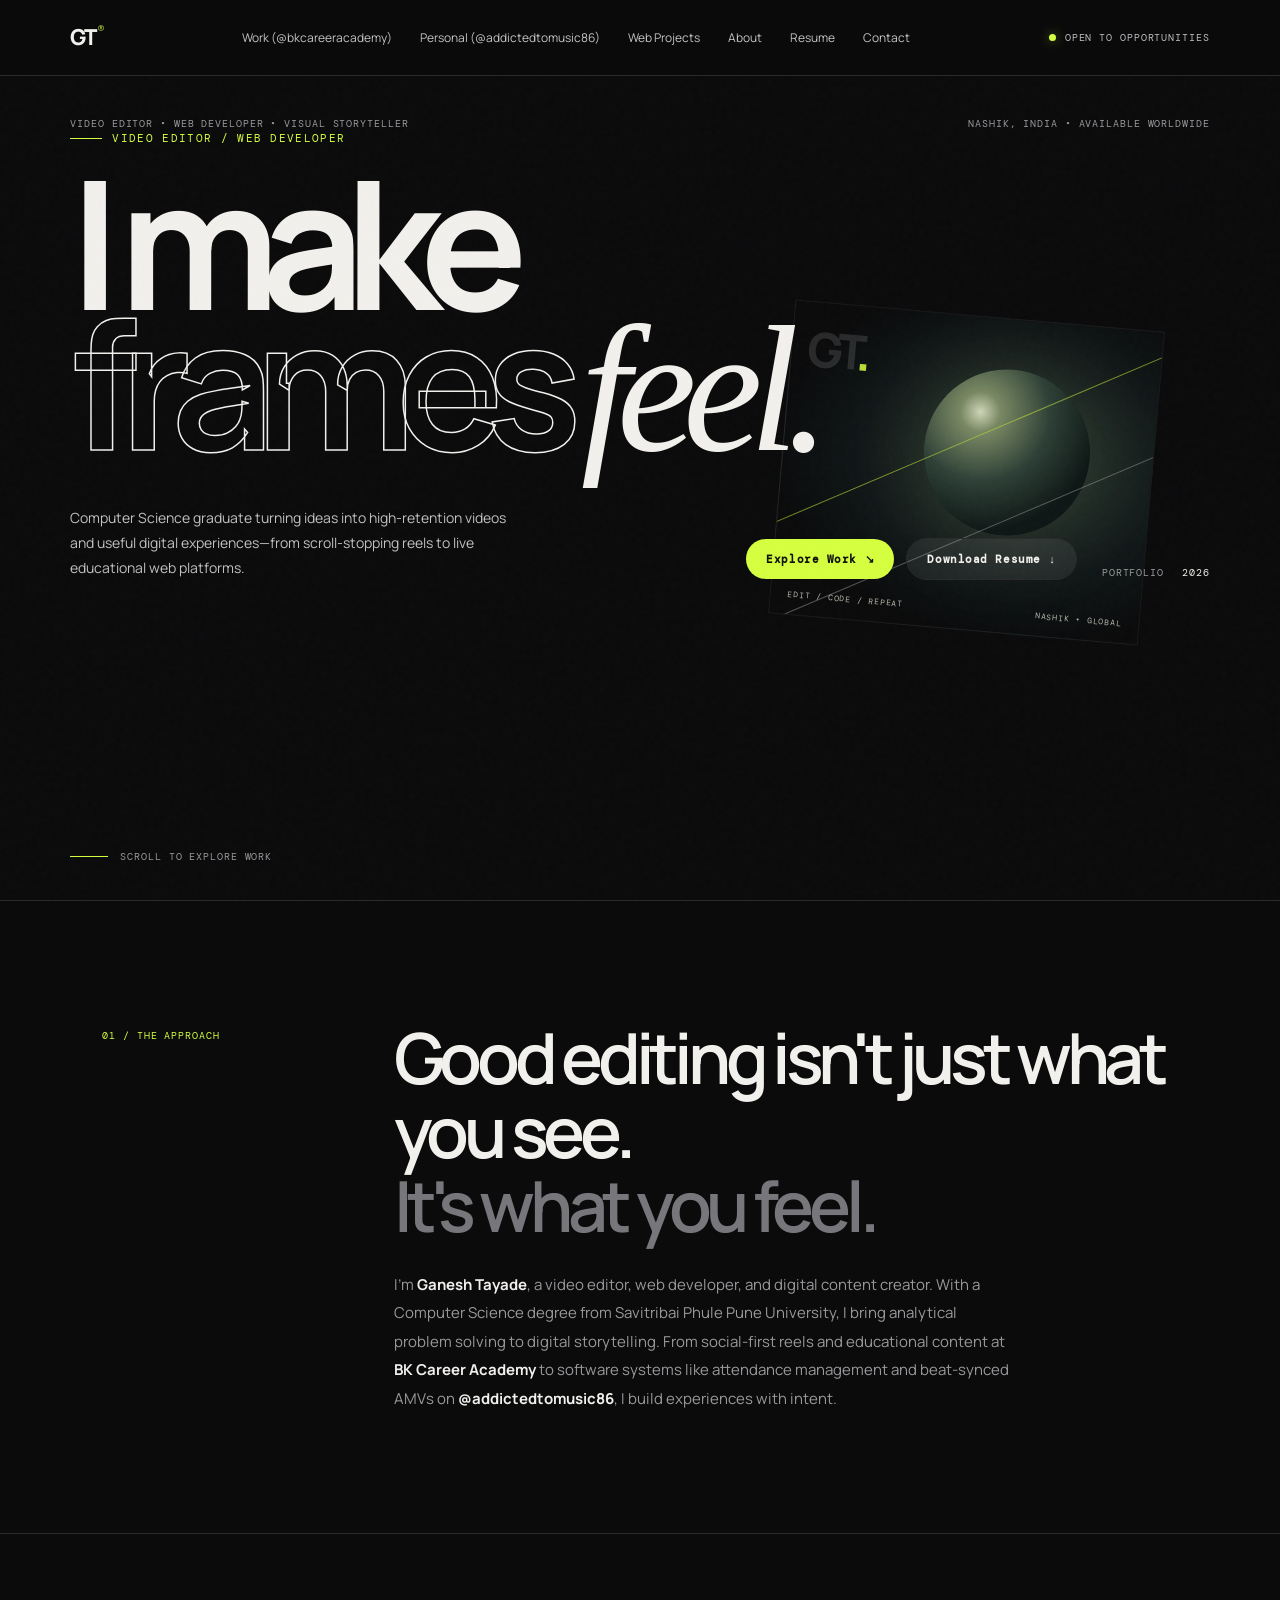
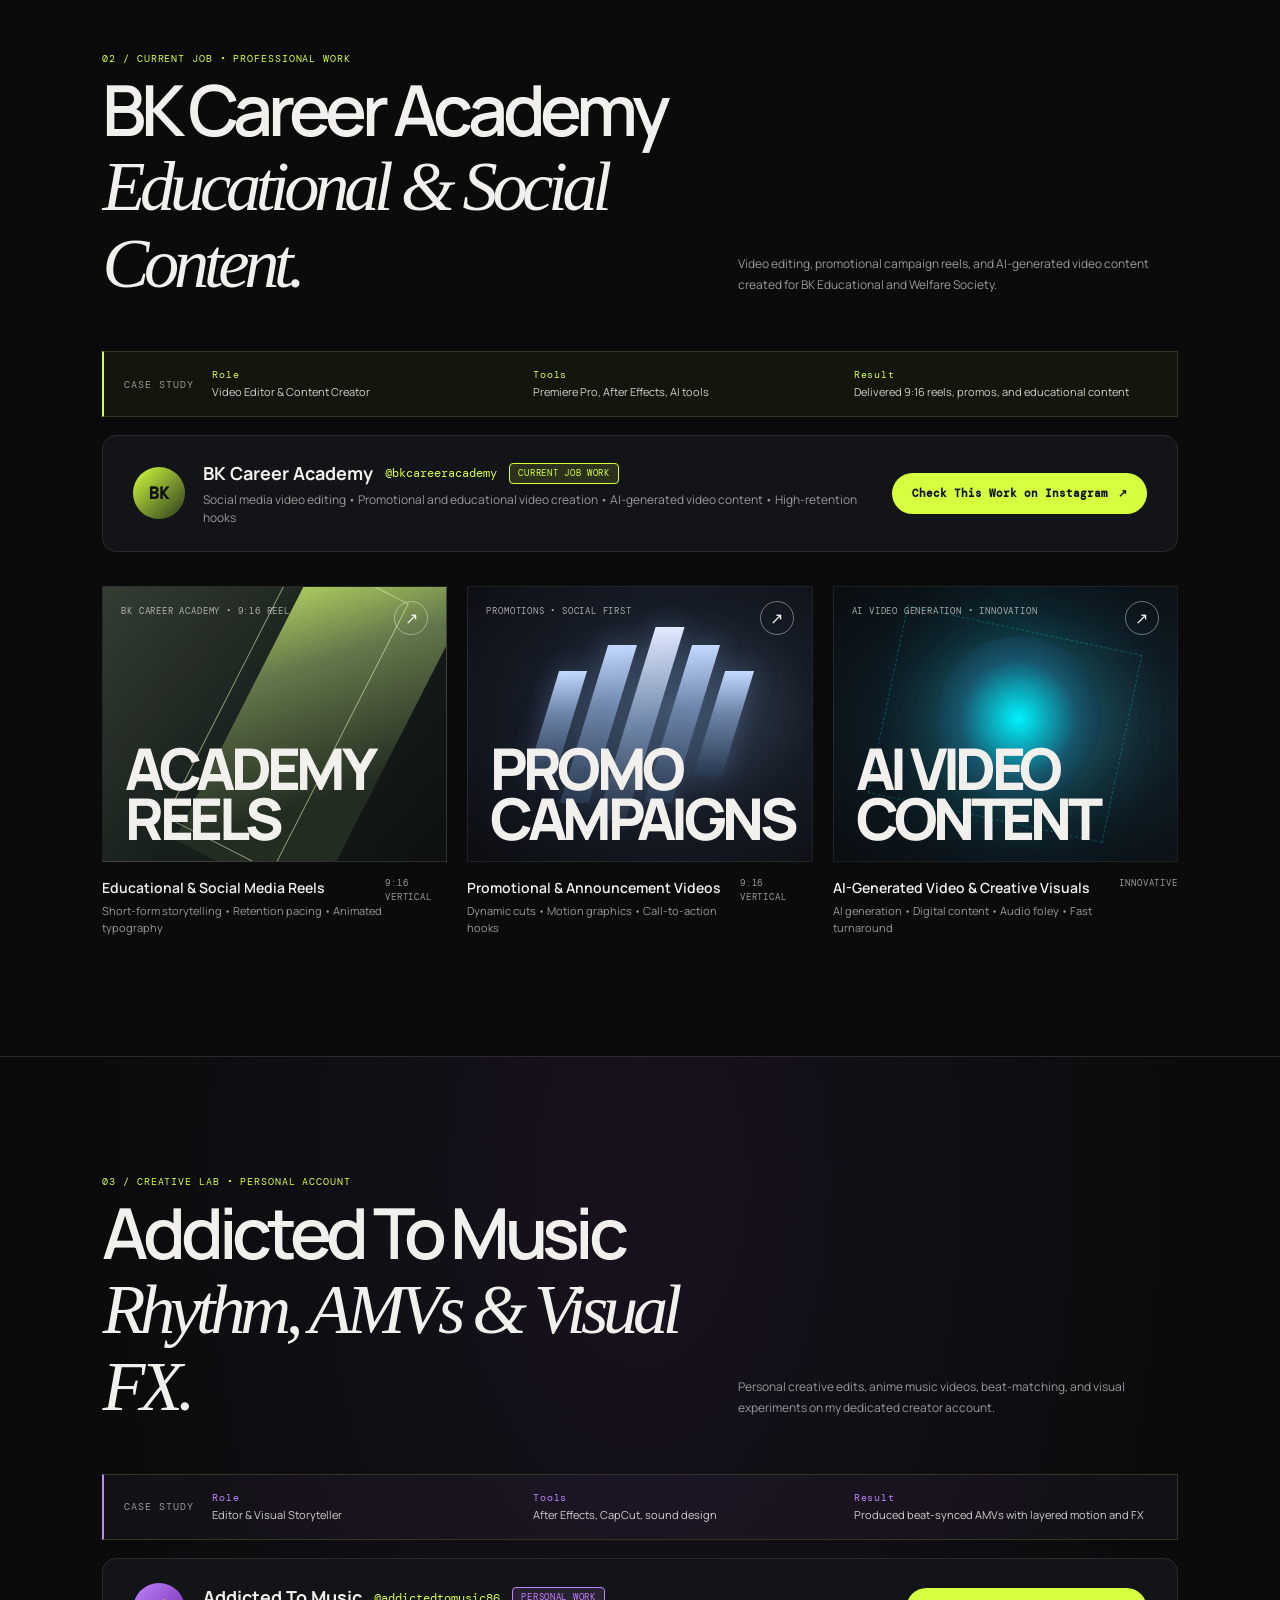
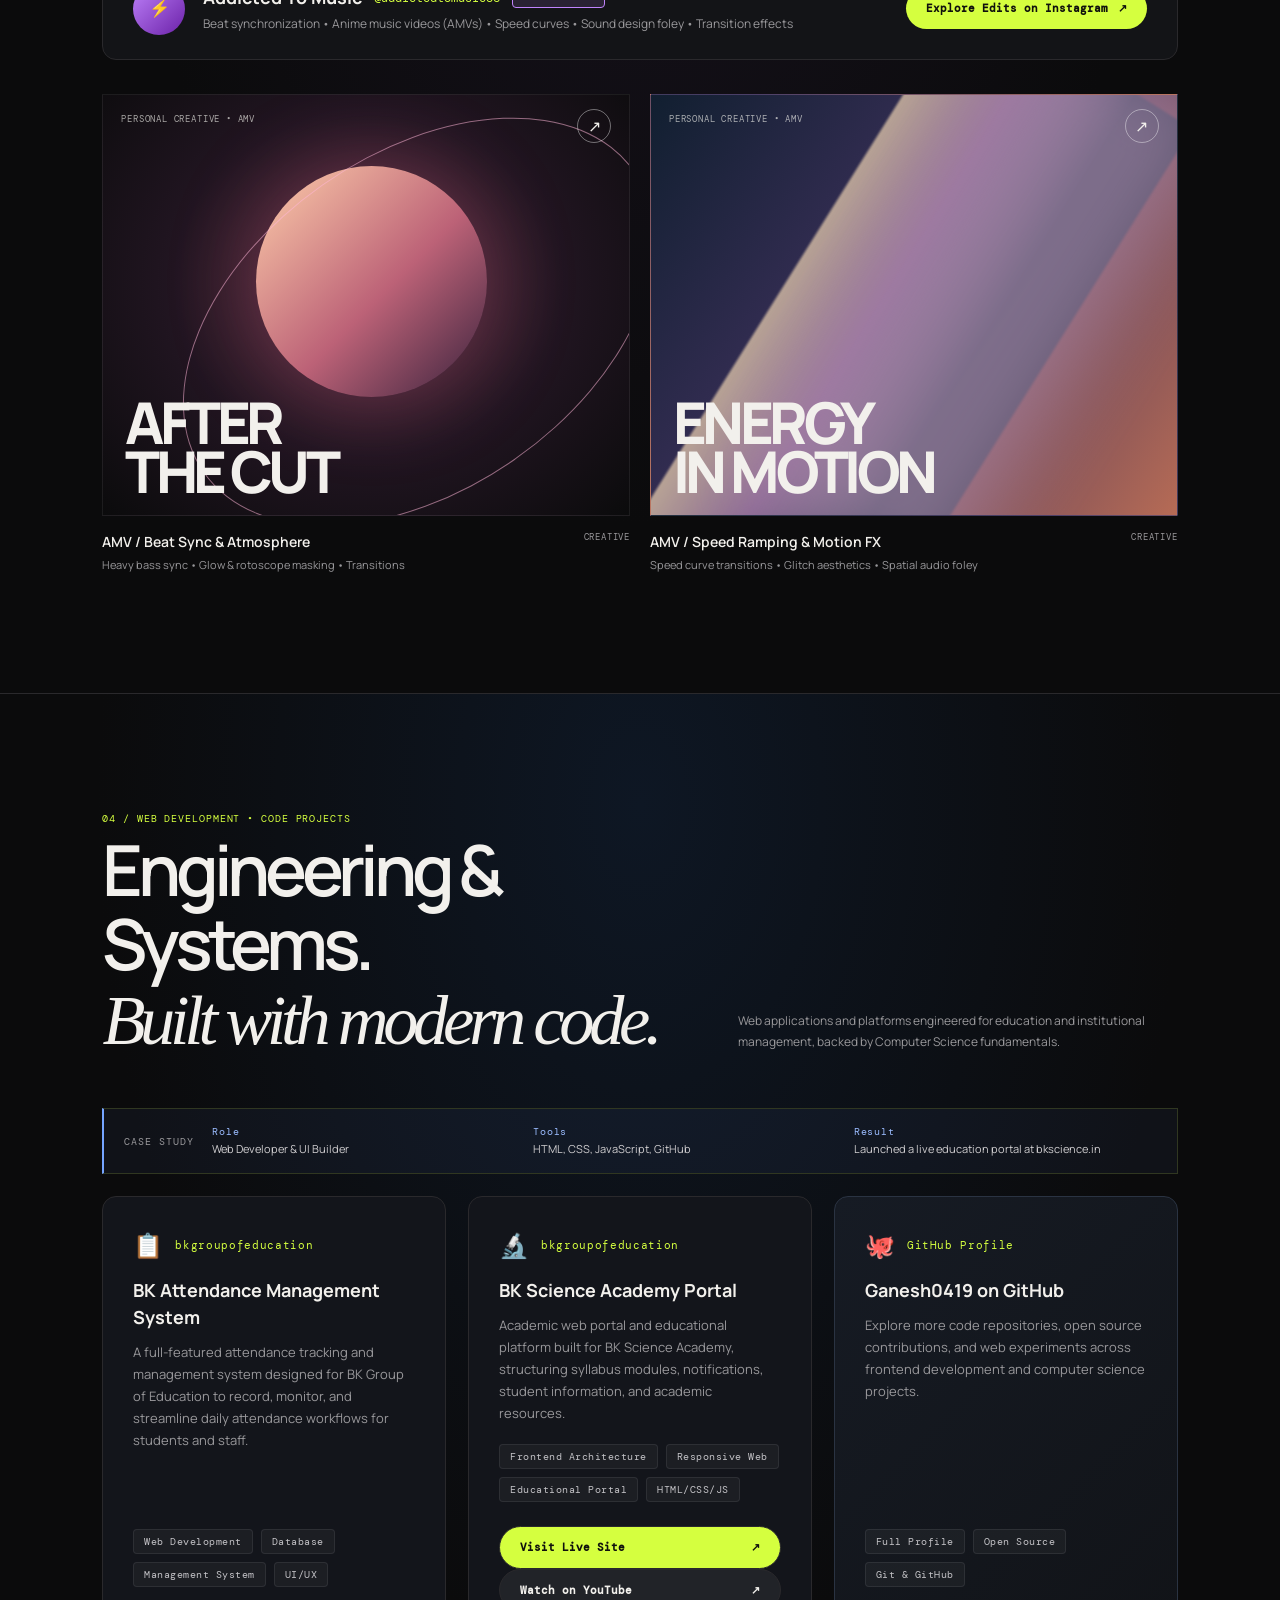
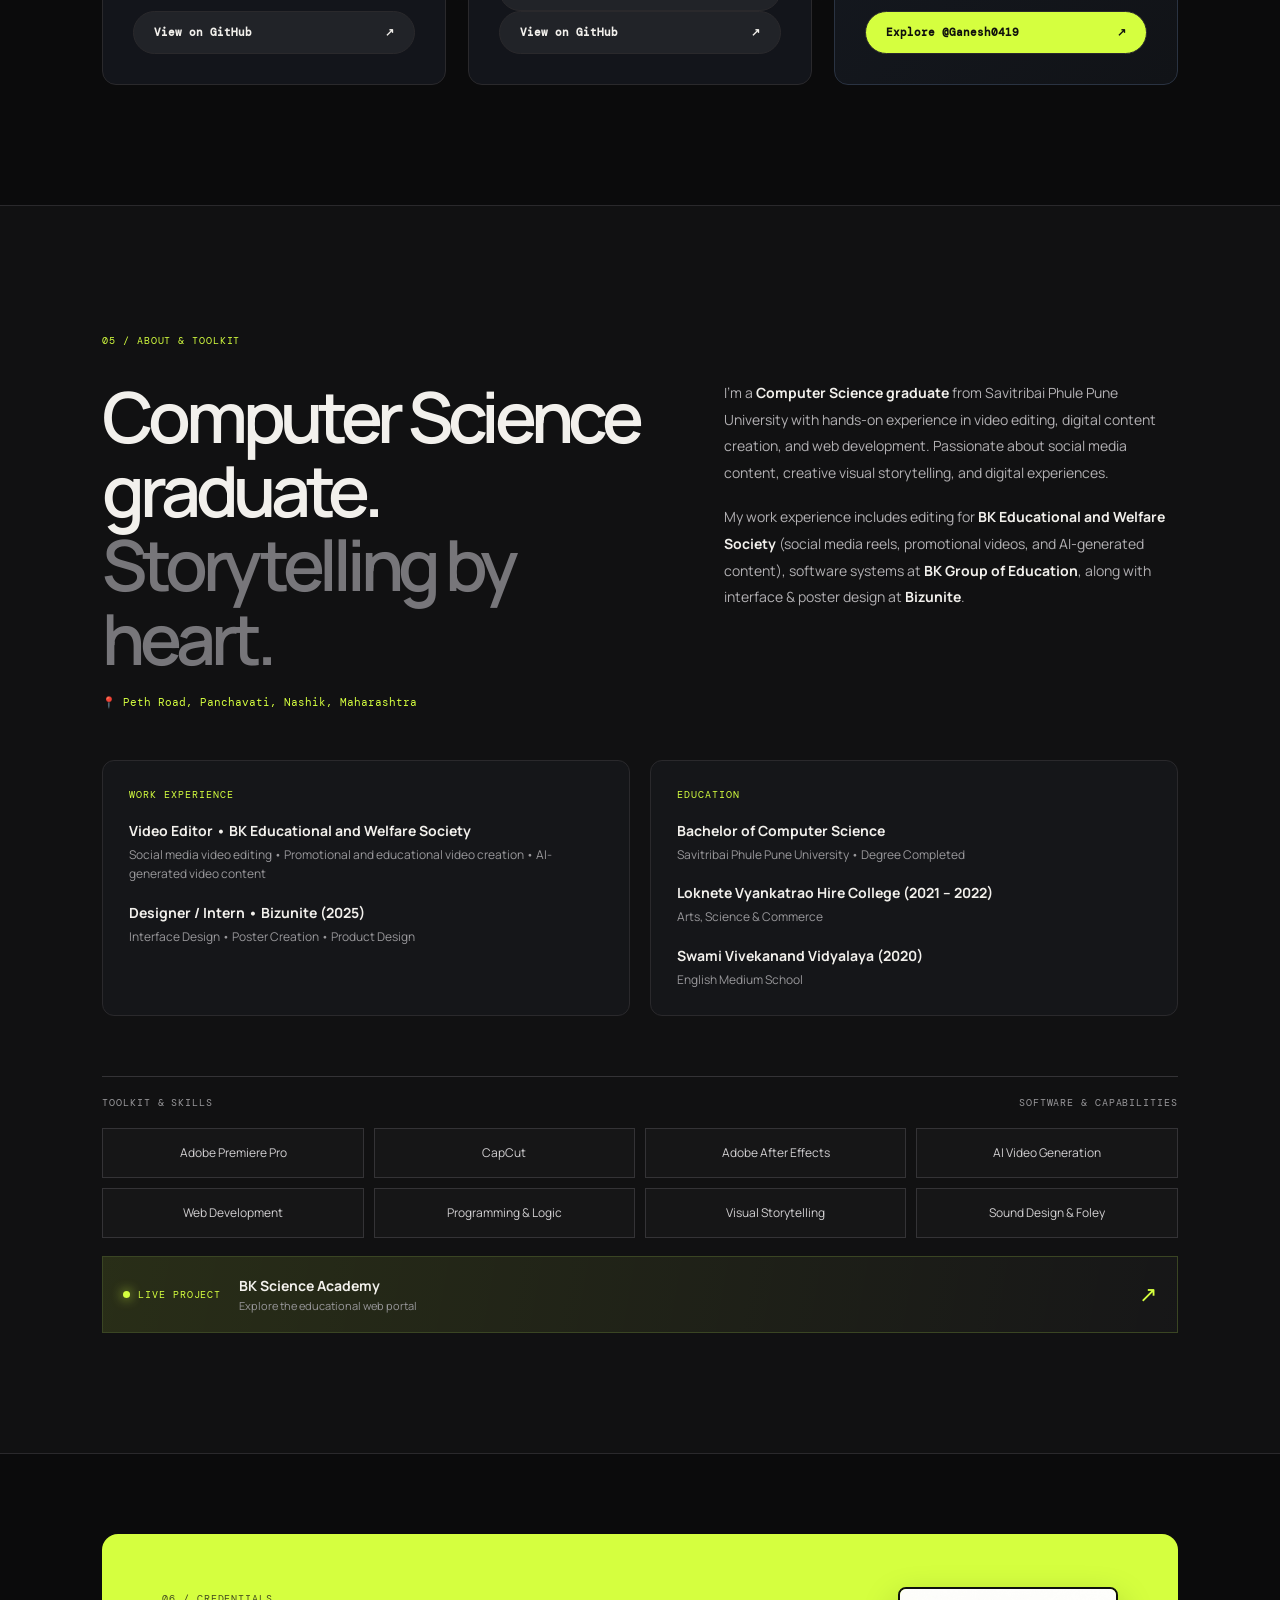
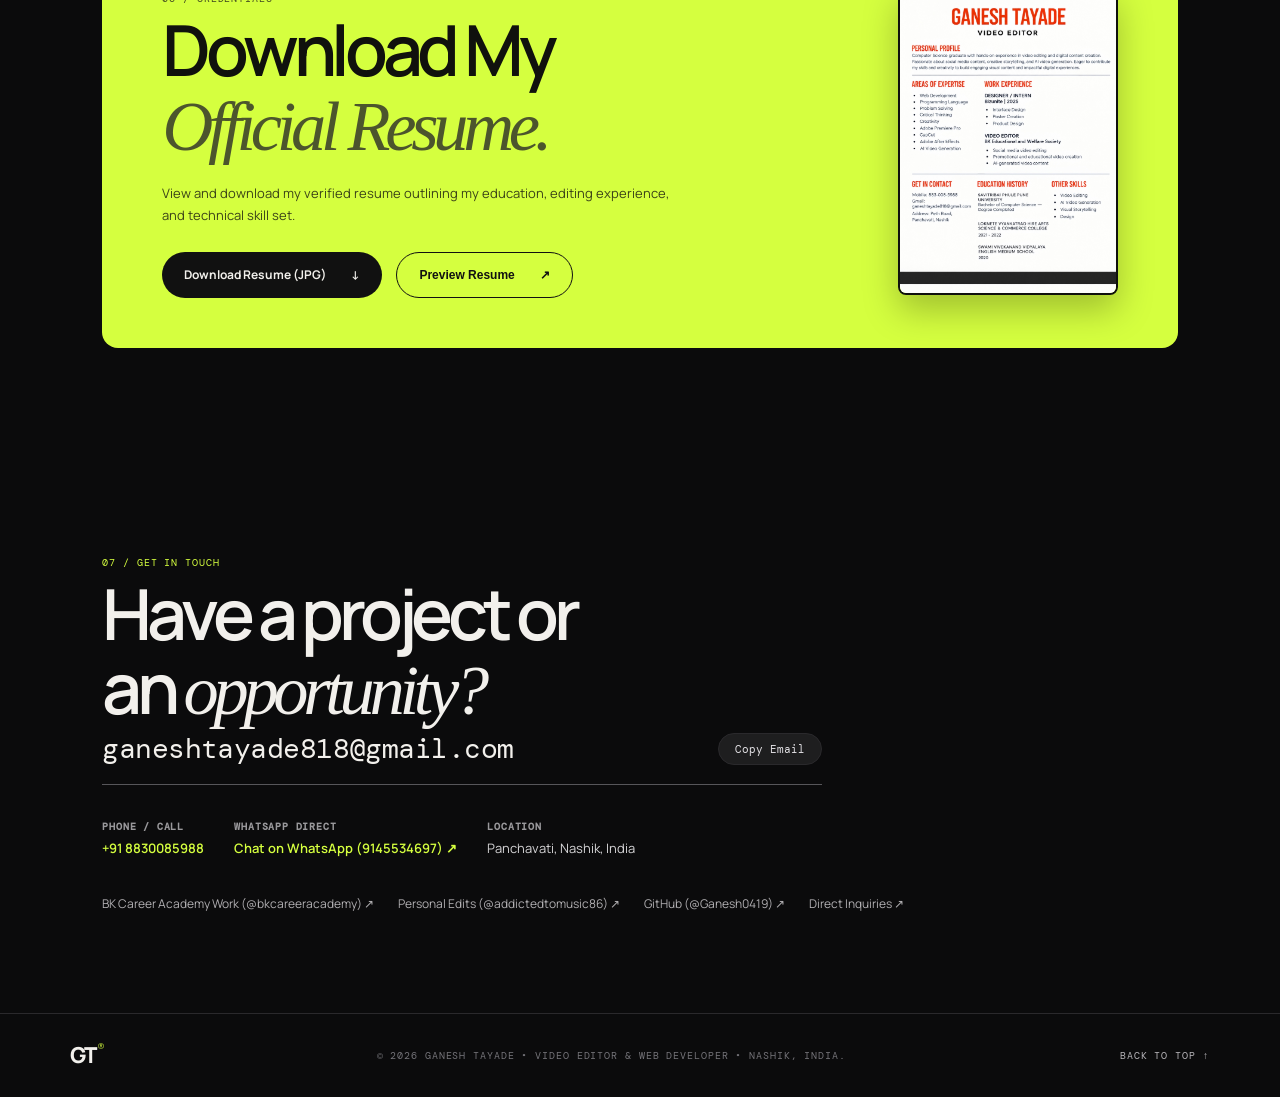
<file: index.html>
<!doctype html>
<html lang="en">
<head>
  <meta charset="utf-8">
  <meta name="viewport" content="width=device-width, initial-scale=1">
  <meta name="theme-color" content="#0b0b0c">
  <meta name="description" content="Portfolio of Ganesh Tayade — Video Editor, Digital Content Creator & Computer Science Graduate.">
  <title>Ganesh Tayade — Video Editor & Web Developer</title>
  <link rel="preconnect" href="https://fonts.googleapis.com">
  <link rel="preconnect" href="https://fonts.gstatic.com" crossorigin>
  <link href="https://fonts.googleapis.com/css2?family=DM+Mono:ital,wght@0,400;0,500;1,400&family=Manrope:wght@400;500;600;700;800&display=swap" rel="stylesheet">
  <link rel="stylesheet" href="style.css">
</head>
<body>
  <div class="grain" aria-hidden="true"></div>

  <!-- Header Navigation -->
  <header class="topbar">
    <a class="wordmark" href="#top" aria-label="Ganesh Tayade home">GT<span>®</span></a>
    <nav aria-label="Main navigation">
      <a href="#work-professional">Work (@bkcareeracademy)</a>
      <a href="#work-personal">Personal (@addictedtomusic86)</a>
      <a href="#work-webdev">Web Projects</a>
      <a href="#about">About</a>
      <a href="#resume">Resume</a>
      <a href="#contact">Contact</a>
    </nav>
    <a class="availability" href="#contact"><span></span> OPEN TO OPPORTUNITIES</a>
  </header>

  <main id="top">
    <!-- Hero Section -->
    <section class="hero">
      <div class="hero-meta">
        <span>VIDEO EDITOR &bull; WEB DEVELOPER &bull; VISUAL STORYTELLER</span>
        <span>NASHIK, INDIA &bull; AVAILABLE WORLDWIDE</span>
      </div>

      <p class="hero-role">VIDEO EDITOR / WEB DEVELOPER</p>
      <h1>I make<br><span class="outline">frames</span> <em>feel.</em></h1>

      <div class="hero-bottom">
        <p>Computer Science graduate turning ideas into high-retention videos and useful digital experiences—from scroll-stopping reels to live educational web platforms.</p>
        <div class="hero-cta-group">
          <a class="hero-pill-btn" href="#work-professional">
            <span>Explore Work</span>
            <span class="btn-arrow">↘</span>
          </a>
          <a class="hero-pill-btn hero-pill-secondary" href="assets/Ganesh_Tayade_Resume.jpg" download="Ganesh_Tayade_Resume.jpg">
            <span>Download Resume</span>
            <span class="btn-arrow">↓</span>
          </a>
        </div>
        <div class="hero-index"><span>PORTFOLIO</span><strong>2026</strong></div>
      </div>

      <div class="hero-art" aria-label="Cinematic editing timeline visual artwork">
        <div class="art-orb"></div>
        <div class="art-line line-one"></div>
        <div class="art-line line-two"></div>
        <div class="art-label">
          <span>EDIT / CODE / REPEAT</span>
          <span>NASHIK &bull; GLOBAL</span>
        </div>
        <div class="art-number">GT<span>.</span></div>
      </div>

      <div class="scroll-note"><span class="scroll-line"></span> SCROLL TO EXPLORE WORK</div>
    </section>

    <!-- 01 / The Approach -->
    <section class="intro section-pad">
      <p class="eyebrow">01 / THE APPROACH</p>
      <div class="intro-copy">
        <h2>Good editing isn't just what you see.<br><span>It's what you feel.</span></h2>
        <p>I’m <strong>Ganesh Tayade</strong>, a video editor, web developer, and digital content creator. With a Computer Science degree from Savitribai Phule Pune University, I bring analytical problem solving to digital storytelling. From social-first reels and educational content at <strong>BK Career Academy</strong> to software systems like attendance management and beat-synced AMVs on <strong>@addictedtomusic86</strong>, I build experiences with intent.</p>
      </div>
    </section>

    <!-- 02 / Professional Work (Current Job: BK Career Academy) -->
    <section id="work-professional" class="work section-pad">
      <div class="section-heading">
        <div>
          <p class="eyebrow">02 / CURRENT JOB &bull; PROFESSIONAL WORK</p>
          <h2>BK Career Academy<br><em>Educational & Social Content.</em></h2>
        </div>
        <p class="heading-note">Video editing, promotional campaign reels, and AI-generated video content created for BK Educational and Welfare Society.</p>
      </div>


      <div class="case-study-strip">
        <span class="case-study-label">CASE STUDY</span>
        <div><strong>Role</strong><span>Video Editor &amp; Content Creator</span></div>
        <div><strong>Tools</strong><span>Premiere Pro, After Effects, AI tools</span></div>
        <div><strong>Result</strong><span>Delivered 9:16 reels, promos, and educational content</span></div>
      </div>
      <!-- Instagram Channel Banner -->
      <div class="insta-channel-card">
        <div class="channel-info">
          <div class="channel-avatar">BK</div>
          <div class="channel-text">
            <div class="channel-name-row">
              <h3>BK Career Academy</h3>
              <span class="channel-handle">@bkcareeracademy</span>
              <span class="channel-badge">CURRENT JOB WORK</span>
            </div>
            <p>Social media video editing &bull; Promotional and educational video creation &bull; AI-generated video content &bull; High-retention hooks</p>
          </div>
        </div>
        <a class="insta-visit-btn" href="https://www.instagram.com/bkcareeracademy/?utm_source=ig_web_button_share_sheet" target="_blank" rel="noreferrer">
          <span>Check This Work on Instagram</span>
          <span class="btn-arrow">↗</span>
        </a>
      </div>

      <!-- Professional Project Grid -->
      <div class="project-grid">
        <article class="project project-large">
          <a class="project-visual visual-business" href="https://www.instagram.com/bkcareeracademy/?utm_source=ig_web_button_share_sheet" target="_blank" rel="noreferrer" aria-label="Visit BK Career Academy Educational Reel on Instagram">
            <div class="visual-shape shape-a"></div>
            <div class="visual-shape shape-b"></div>
            <span class="visual-tag">BK CAREER ACADEMY &bull; 9:16 REEL</span>
            <span class="play">↗</span>
            <span class="visual-title">ACADEMY<br>REELS</span>
            <span class="visit-overlay">WATCH ON INSTAGRAM ↗</span>
          </a>
          <div class="project-info">
            <div>
              <h4>Educational & Social Media Reels</h4>
              <p>Short-form storytelling &bull; Retention pacing &bull; Animated typography</p>
            </div>
            <span>9:16 VERTICAL</span>
          </div>
        </article>

        <article class="project">
          <a class="project-visual visual-motion" href="https://www.instagram.com/bkcareeracademy/?utm_source=ig_web_button_share_sheet" target="_blank" rel="noreferrer" aria-label="Visit Promotional Course Campaigns on Instagram">
            <div class="motion-bars"><i></i><i></i><i></i><i></i><i></i></div>
            <span class="visual-tag">PROMOTIONS &bull; SOCIAL FIRST</span>
            <span class="play">↗</span>
            <span class="visual-title">PROMO<br>CAMPAIGNS</span>
            <span class="visit-overlay">WATCH ON INSTAGRAM ↗</span>
          </a>
          <div class="project-info">
            <div>
              <h4>Promotional & Announcement Videos</h4>
              <p>Dynamic cuts &bull; Motion graphics &bull; Call-to-action hooks</p>
            </div>
            <span>9:16 VERTICAL</span>
          </div>
        </article>

        <article class="project">
          <a class="project-visual visual-ai" href="https://www.instagram.com/bkcareeracademy/?utm_source=ig_web_button_share_sheet" target="_blank" rel="noreferrer" aria-label="Visit AI Generated Video Content on Instagram">
            <div class="ai-orb"></div>
            <div class="ai-grid-lines"></div>
            <span class="visual-tag">AI VIDEO GENERATION &bull; INNOVATION</span>
            <span class="play">↗</span>
            <span class="visual-title">AI VIDEO<br>CONTENT</span>
            <span class="visit-overlay">WATCH ON INSTAGRAM ↗</span>
          </a>
          <div class="project-info">
            <div>
              <h4>AI-Generated Video & Creative Visuals</h4>
              <p>AI generation &bull; Digital content &bull; Audio foley &bull; Fast turnaround</p>
            </div>
            <span>INNOVATIVE</span>
          </div>
        </article>
      </div>
    </section>

    <!-- 03 / Personal Creative Work (Account: @addictedtomusic86) -->
    <section id="work-personal" class="work section-pad personal-section">
      <div class="section-heading">
        <div>
          <p class="eyebrow">03 / CREATIVE LAB &bull; PERSONAL ACCOUNT</p>
          <h2>Addicted To Music<br><em>Rhythm, AMVs & Visual FX.</em></h2>
        </div>
        <p class="heading-note">Personal creative edits, anime music videos, beat-matching, and visual experiments on my dedicated creator account.</p>
      </div>


      <div class="case-study-strip case-study-personal">
        <span class="case-study-label">CASE STUDY</span>
        <div><strong>Role</strong><span>Editor &amp; Visual Storyteller</span></div>
        <div><strong>Tools</strong><span>After Effects, CapCut, sound design</span></div>
        <div><strong>Result</strong><span>Produced beat-synced AMVs with layered motion and FX</span></div>
      </div>
      <!-- Instagram Personal Channel Banner -->
      <div class="insta-channel-card personal-channel-card">
        <div class="channel-info">
          <div class="channel-avatar avatar-music">⚡</div>
          <div class="channel-text">
            <div class="channel-name-row">
              <h3>Addicted To Music</h3>
              <span class="channel-handle">@addictedtomusic86</span>
              <span class="channel-badge badge-personal">PERSONAL WORK</span>
            </div>
            <p>Beat synchronization &bull; Anime music videos (AMVs) &bull; Speed curves &bull; Sound design foley &bull; Transition effects</p>
          </div>
        </div>
        <a class="insta-visit-btn" href="https://www.instagram.com/addictedtomusic86?utm_source=ig_web_button_share_sheet&mdxt=ZDNlZDc0MzIxNw==" target="_blank" rel="noreferrer">
          <span>Explore Edits on Instagram</span>
          <span class="btn-arrow">↗</span>
        </a>
      </div>

      <!-- Personal AMV Project Grid -->
      <div class="project-grid">
        <article class="project">
          <a class="project-visual visual-amv" href="https://www.instagram.com/addictedtomusic86?utm_source=ig_web_button_share_sheet&mdxt=ZDNlZDc0MzIxNw==" target="_blank" rel="noreferrer" aria-label="Visit AMV After The Cut on Instagram">
            <div class="amv-sun"></div>
            <div class="amv-rings"></div>
            <span class="visual-tag">PERSONAL CREATIVE &bull; AMV</span>
            <span class="play">↗</span>
            <span class="visual-title">AFTER<br>THE CUT</span>
            <span class="visit-overlay">WATCH ON INSTAGRAM ↗</span>
          </a>
          <div class="project-info">
            <div>
              <h4>AMV / Beat Sync & Atmosphere</h4>
              <p>Heavy bass sync &bull; Glow & rotoscope masking &bull; Transitions</p>
            </div>
            <span>CREATIVE</span>
          </div>
        </article>

        <article class="project project-large">
          <a class="project-visual visual-amv-two" href="https://www.instagram.com/addictedtomusic86?utm_source=ig_web_button_share_sheet&mdxt=ZDNlZDc0MzIxNw==" target="_blank" rel="noreferrer" aria-label="Visit Energy In Motion on Instagram">
            <div class="amv-slice"></div>
            <div class="amv-glow"></div>
            <span class="visual-tag">PERSONAL CREATIVE &bull; AMV</span>
            <span class="play">↗</span>
            <span class="visual-title">ENERGY<br>IN MOTION</span>
            <span class="visit-overlay">WATCH ON INSTAGRAM ↗</span>
          </a>
          <div class="project-info">
            <div>
              <h4>AMV / Speed Ramping & Motion FX</h4>
              <p>Speed curve transitions &bull; Glitch aesthetics &bull; Spatial audio foley</p>
            </div>
            <span>CREATIVE</span>
          </div>
        </article>
      </div>
    </section>

    <!-- 04 / Web Development & Software Projects -->
    <section id="work-webdev" class="work section-pad webdev-section">
      <div class="section-heading">
        <div>
          <p class="eyebrow">04 / WEB DEVELOPMENT &bull; CODE PROJECTS</p>
          <h2>Engineering & Systems.<br><em>Built with modern code.</em></h2>
        </div>
        <p class="heading-note">Web applications and platforms engineered for education and institutional management, backed by Computer Science fundamentals.</p>
      </div>


      <div class="case-study-strip case-study-web">
        <span class="case-study-label">CASE STUDY</span>
        <div><strong>Role</strong><span>Web Developer &amp; UI Builder</span></div>
        <div><strong>Tools</strong><span>HTML, CSS, JavaScript, GitHub</span></div>
        <div><strong>Result</strong><span>Launched a live education portal at bkscience.in</span></div>
      </div>
      <div class="webdev-grid">
        <!-- Project 1: BK Attendance Management System -->
        <div class="webdev-card">
          <div class="webdev-header">
            <div class="webdev-icon">📋</div>
            <span class="webdev-org">bkgroupofeducation</span>
          </div>
          <h3>BK Attendance Management System</h3>
          <p class="webdev-desc">A full-featured attendance tracking and management system designed for BK Group of Education to record, monitor, and streamline daily attendance workflows for students and staff.</p>
          <div class="webdev-tags">
            <span>Web Development</span>
            <span>Database</span>
            <span>Management System</span>
            <span>UI/UX</span>
          </div>
          <a class="webdev-btn" href="https://github.com/bkgroupofeducation/BK-Attendance-Management-System" target="_blank" rel="noreferrer">
            <span>View on GitHub</span>
            <span class="btn-arrow">↗</span>
          </a>
        </div>

        <!-- Project 2: BK Science Academy Web Portal -->
        <div class="webdev-card">
          <div class="webdev-header">
            <div class="webdev-icon">🔬</div>
            <span class="webdev-org">bkgroupofeducation</span>
          </div>
          <h3>BK Science Academy Portal</h3>
          <p class="webdev-desc">Academic web portal and educational platform built for BK Science Academy, structuring syllabus modules, notifications, student information, and academic resources.</p>
          <div class="webdev-tags">
            <span>Frontend Architecture</span>
            <span>Responsive Web</span>
            <span>Educational Portal</span>
            <span>HTML/CSS/JS</span>
          </div>
          <a class="webdev-btn webdev-btn-primary" href="https://bkscience.in/" target="_blank" rel="noreferrer">
            <span>Visit Live Site</span>
            <span class="btn-arrow">&#8599;</span>
          </a>
            <a class="webdev-btn" href="https://www.youtube.com/@BKScienceAcademy" target="_blank" rel="noreferrer">
              <span>Watch on YouTube</span>
              <span class="btn-arrow">&#8599;</span>
            </a>
          <a class="webdev-btn" href="https://github.com/bkgroupofeducation/BK-SCIENCE-ACADEMY-" target="_blank" rel="noreferrer">
            <span>View on GitHub</span>
            <span class="btn-arrow">↗</span>
          </a>
        </div>

        <!-- Project 3: GitHub Developer Showcase -->
        <div class="webdev-card webdev-profile-card">
          <div class="webdev-header">
            <div class="webdev-icon">🐙</div>
            <span class="webdev-org">GitHub Profile</span>
          </div>
          <h3>Ganesh0419 on GitHub</h3>
          <p class="webdev-desc">Explore more code repositories, open source contributions, and web experiments across frontend development and computer science projects.</p>
          <div class="webdev-tags">
            <span>Full Profile</span>
            <span>Open Source</span>
            <span>Git & GitHub</span>
          </div>
          <a class="webdev-btn webdev-btn-primary" href="https://github.com/Ganesh0419" target="_blank" rel="noreferrer">
            <span>Explore @Ganesh0419</span>
            <span class="btn-arrow">↗</span>
          </a>
        </div>
      </div>
    </section>

    <!-- 05 / About & Toolkit -->
    <section id="about" class="about section-pad">
      <p class="eyebrow">05 / ABOUT & TOOLKIT</p>
      <div class="about-layout">
        <div>
          <h2>Computer Science graduate.<br><span>Storytelling by heart.</span></h2>
          <div class="location-tag">📍 Peth Road, Panchavati, Nashik, Maharashtra</div>
        </div>
        <div class="about-copy">
          <p>I’m a <strong>Computer Science graduate</strong> from Savitribai Phule Pune University with hands-on experience in video editing, digital content creation, and web development. Passionate about social media content, creative visual storytelling, and digital experiences.</p>
          <p>My work experience includes editing for <strong>BK Educational and Welfare Society</strong> (social media reels, promotional videos, and AI-generated content), software systems at <strong>BK Group of Education</strong>, along with interface & poster design at <strong>Bizunite</strong>.</p>
        </div>
      </div>

      <!-- Experience & Education Cards -->
      <div class="profile-cards-grid">
        <div class="profile-card">
          <div class="card-chip">WORK EXPERIENCE</div>
          <div class="profile-item">
            <strong>Video Editor &bull; BK Educational and Welfare Society</strong>
            <span class="role-desc">Social media video editing &bull; Promotional and educational video creation &bull; AI-generated video content</span>
          </div>
          <div class="profile-item">
            <strong>Designer / Intern &bull; Bizunite (2025)</strong>
            <span class="role-desc">Interface Design &bull; Poster Creation &bull; Product Design</span>
          </div>
        </div>

        <div class="profile-card">
          <div class="card-chip">EDUCATION</div>
          <div class="profile-item">
            <strong>Bachelor of Computer Science</strong>
            <span class="role-desc">Savitribai Phule Pune University &bull; Degree Completed</span>
          </div>
          <div class="profile-item">
            <strong>Loknete Vyankatrao Hire College (2021 &ndash; 2022)</strong>
            <span class="role-desc">Arts, Science & Commerce</span>
          </div>
          <div class="profile-item">
            <strong>Swami Vivekanand Vidyalaya (2020)</strong>
            <span class="role-desc">English Medium School</span>
          </div>
        </div>
      </div>

      <!-- Toolkit -->
      <div class="toolkit">
        <div class="toolkit-head"><span>TOOLKIT & SKILLS</span><span>SOFTWARE & CAPABILITIES</span></div>
        <div class="skill-list">
          <span>Adobe Premiere Pro</span>
          <span>CapCut</span>
          <span>Adobe After Effects</span>
          <span>AI Video Generation</span>
          <span>Web Development</span>
          <span>Programming & Logic</span>
          <span>Visual Storytelling</span>
          <span>Sound Design & Foley</span>
        </div>
        <a class="live-project-banner" href="https://bkscience.in/" target="_blank" rel="noreferrer">
          <span class="live-project-mark"><i></i> LIVE PROJECT</span>
          <span class="live-project-copy"><strong>BK Science Academy</strong><small>Explore the educational web portal</small></span>
          <span class="live-project-arrow">&#8599;</span>
        </a>
      </div>
    </section>

    <!-- 06 / Resume Section with Download & Preview -->
    <section id="resume" class="resume-strip section-pad">
      <div class="resume-info">
        <p class="eyebrow">06 / CREDENTIALS</p>
        <h2>Download My<br><em>Official Resume.</em></h2>
        <p class="resume-desc">View and download my verified resume outlining my education, editing experience, and technical skill set.</p>
        <div class="resume-button-row">
          <a class="button button-light" href="assets/Ganesh_Tayade_Resume.jpg" download="Ganesh_Tayade_Resume.jpg">
            <span>Download Resume (JPG)</span>
            <span>↓</span>
          </a>
          <button class="button button-outline" id="preview-resume-btn" type="button">
            <span>Preview Resume</span>
            <span>↗</span>
          </button>
        </div>
      </div>

      <div class="resume-preview-card" id="resume-card-trigger">
        <img class="resume-thumb" src="assets/Ganesh_Tayade_Resume.jpg" alt="Ganesh Tayade Resume Preview" loading="lazy">
        <div class="resume-thumb-overlay">
          <span>Click to Preview & Zoom ↗</span>
        </div>
      </div>
    </section>

    <!-- 07 / Contact Section -->
    <section id="contact" class="contact section-pad">
      <p class="eyebrow">07 / GET IN TOUCH</p>
      <h2>Have a project or<br>an <em>opportunity?</em></h2>
      
      <!-- Primary Email Link -->
      <div class="email-contact-box">
        <a class="email-link" id="email-link" href="mailto:ganeshtayade818@gmail.com">ganeshtayade818@gmail.com <span>↗</span></a>
        <button class="copy-pill-btn" id="copy-email-btn" type="button" aria-label="Copy email address">
          <span id="copy-text">Copy Email</span>
        </button>
      </div>

      <!-- Direct Contact Details -->
      <div class="contact-details-strip">
        <div class="contact-chip">
          <strong>PHONE / CALL</strong>
          <a href="tel:+918830085988">+91 8830085988</a>
        </div>
        <div class="contact-chip">
          <strong>WHATSAPP DIRECT</strong>
          <a id="whatsapp-link" href="https://wa.me/919145534697?text=Hi%20Ganesh,%20I%20saw%20your%20portfolio%20and%20would%20like%20to%20discuss%20a%20video%20project!" target="_blank" rel="noreferrer">Chat on WhatsApp (9145534697) ↗</a>
        </div>
        <div class="contact-chip">
          <strong>LOCATION</strong>
          <span>Panchavati, Nashik, India</span>
        </div>
      </div>

      <!-- Social Channels -->
      <div class="social-links">
        <a id="company-instagram" href="https://www.instagram.com/bkcareeracademy/?utm_source=ig_web_button_share_sheet" target="_blank" rel="noreferrer">BK Career Academy Work (@bkcareeracademy) ↗</a>
        <a id="amv-instagram" href="https://www.instagram.com/addictedtomusic86?utm_source=ig_web_button_share_sheet&mdxt=ZDNlZDc0MzIxNw==" target="_blank" rel="noreferrer">Personal Edits (@addictedtomusic86) ↗</a>
        <a id="github-link" href="https://github.com/Ganesh0419" target="_blank" rel="noreferrer">GitHub (@Ganesh0419) ↗</a>
        <a id="linkedin-link" href="mailto:ganeshtayade818@gmail.com" target="_blank" rel="noreferrer">Direct Inquiries ↗</a>
      </div>
    </section>
  </main>

  <!-- Interactive Resume Preview Lightbox Modal -->
  <dialog id="resume-modal" closedby="any" aria-labelledby="resume-modal-title">
    <div class="modal-box resume-modal-box">
      <div class="modal-top-bar">
        <h3 id="resume-modal-title">Ganesh Tayade &mdash; Resume</h3>
        <div class="modal-header-actions">
          <a class="modal-download-btn" href="assets/Ganesh_Tayade_Resume.jpg" download="Ganesh_Tayade_Resume.jpg">
            <span>Download</span> ↓
          </a>
          <button class="modal-close-button" id="close-resume-modal" type="button" aria-label="Close resume preview">&times;</button>
        </div>
      </div>
      <div class="resume-full-wrap">
        <img class="resume-full-img" src="assets/Ganesh_Tayade_Resume.jpg" alt="Ganesh Tayade Full Resume">
      </div>
    </div>
  </dialog>

  <footer>
    <a class="wordmark" href="#top">GT<span>®</span></a>
    <p>&copy; 2026 GANESH TAYADE &bull; VIDEO EDITOR & WEB DEVELOPER &bull; NASHIK, INDIA.</p>
    <a href="#top">BACK TO TOP ↑</a>
  </footer>

  <script src="script.js"></script>
</body>
</html>
</file>
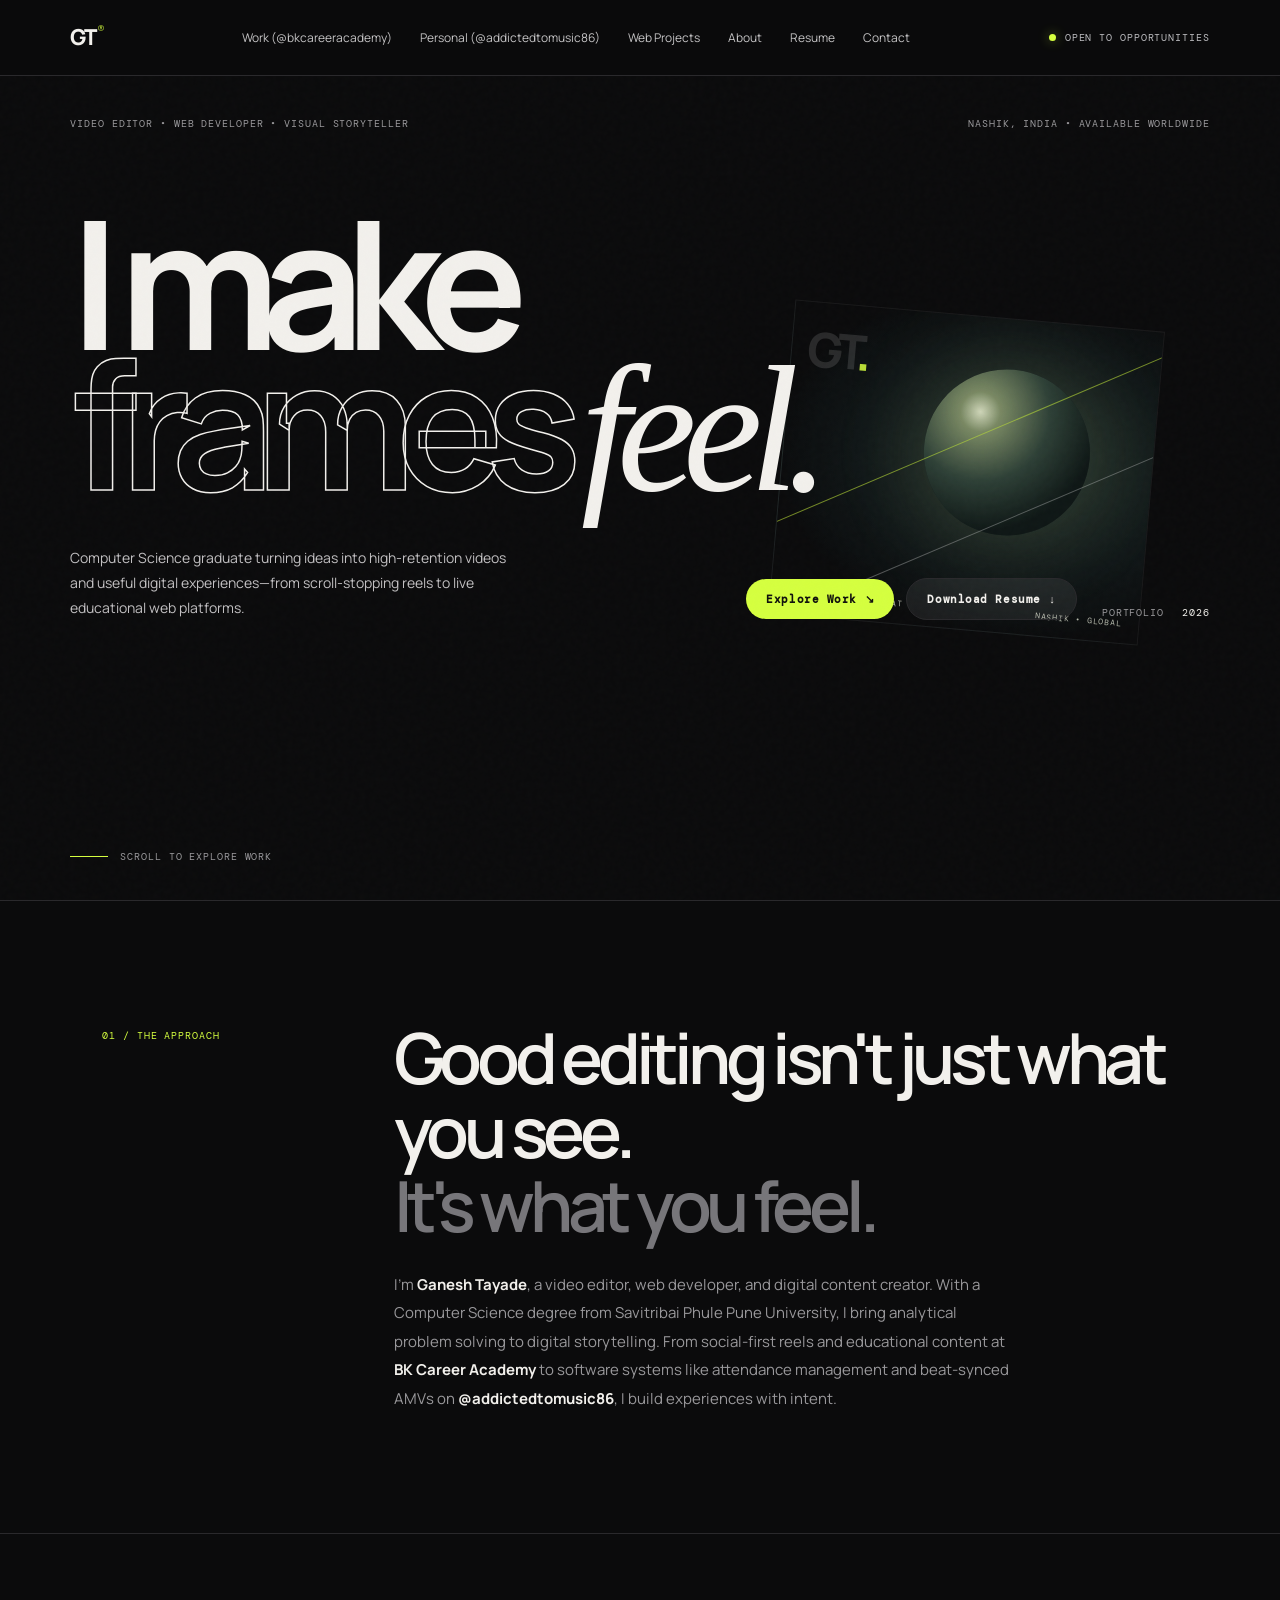
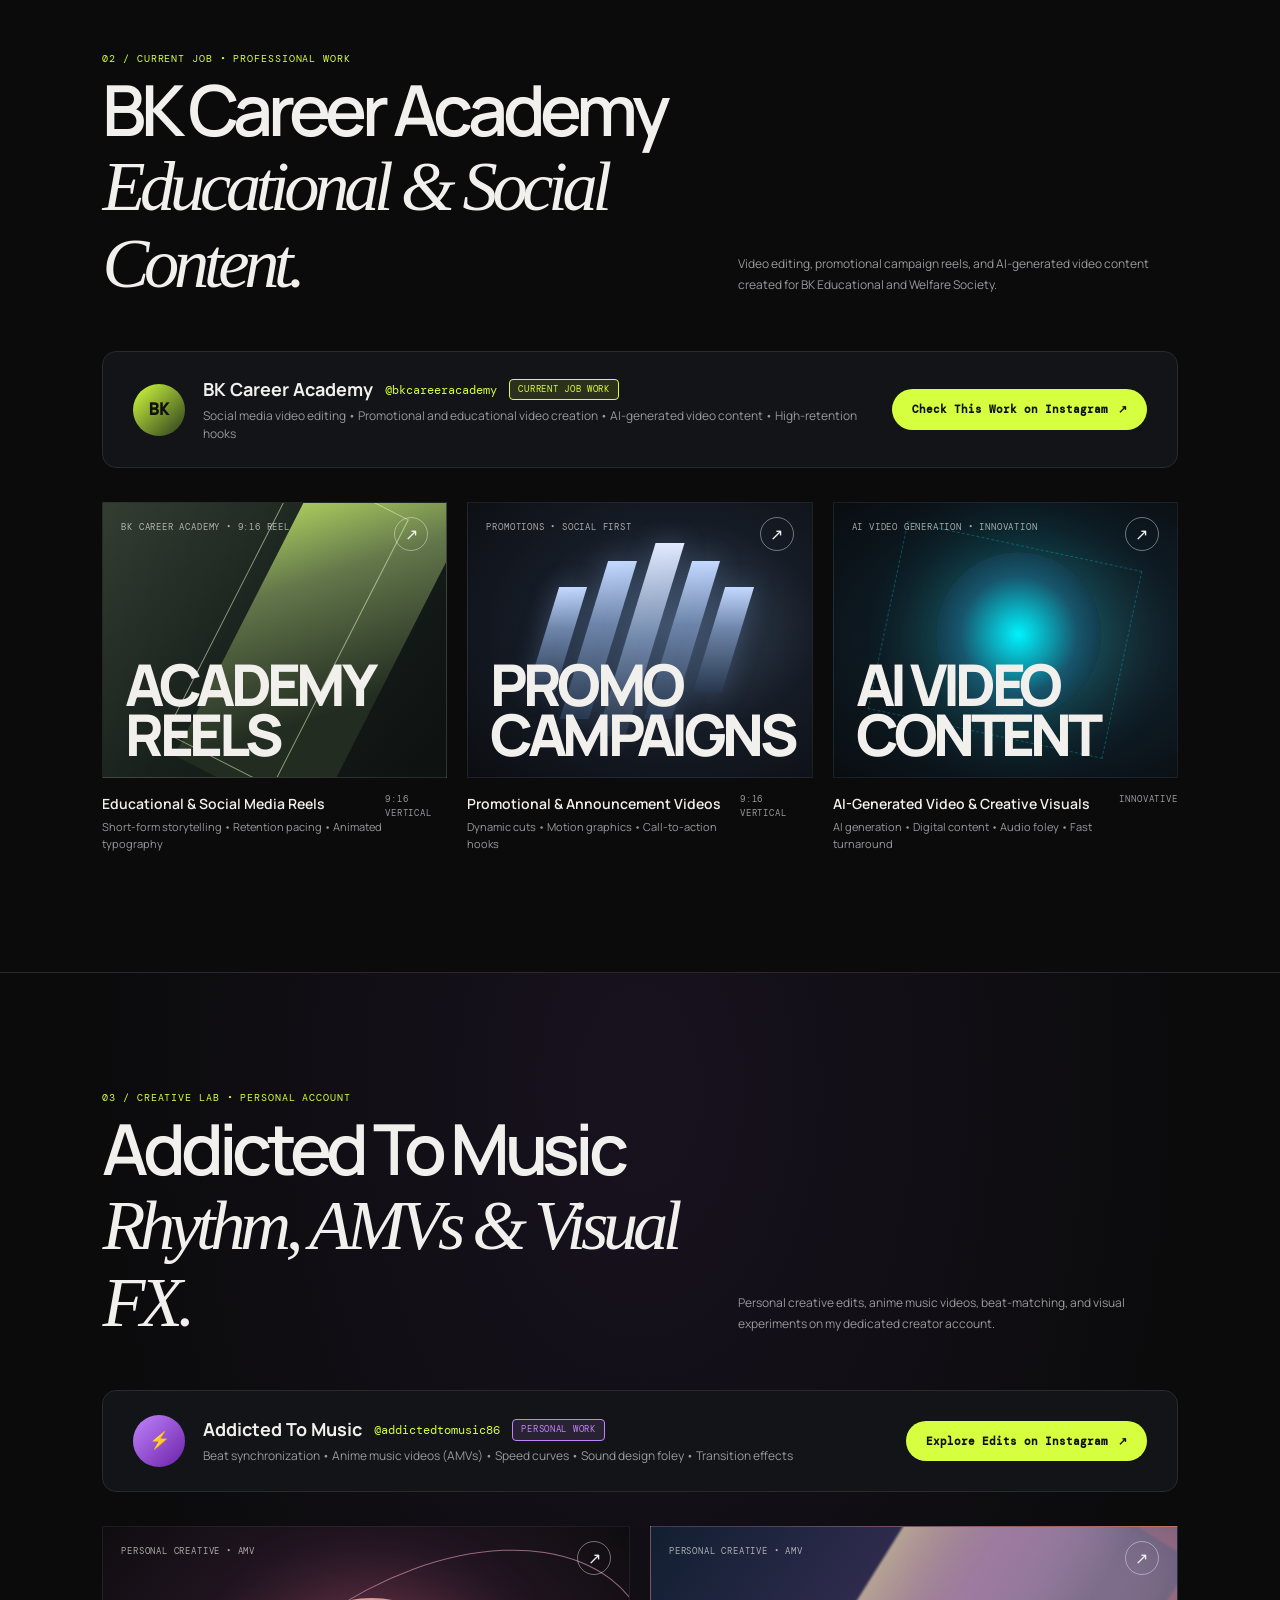
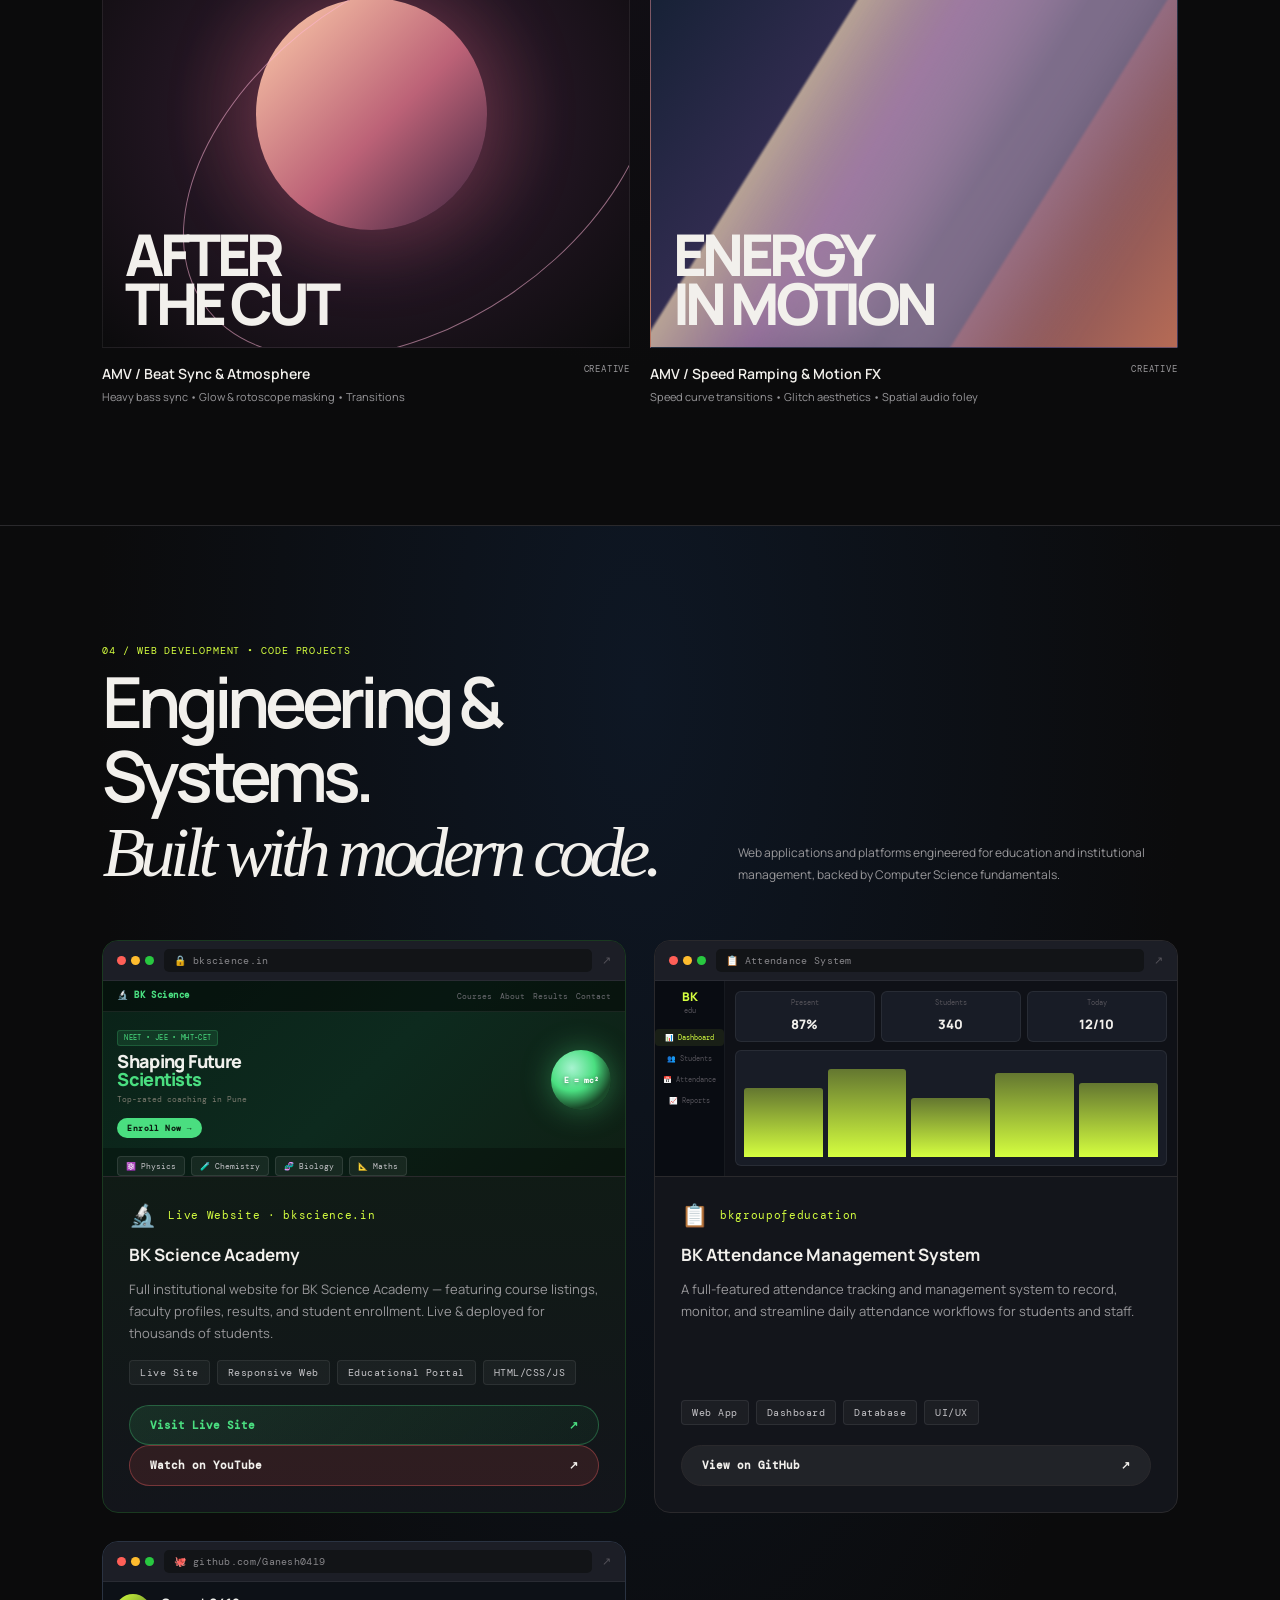
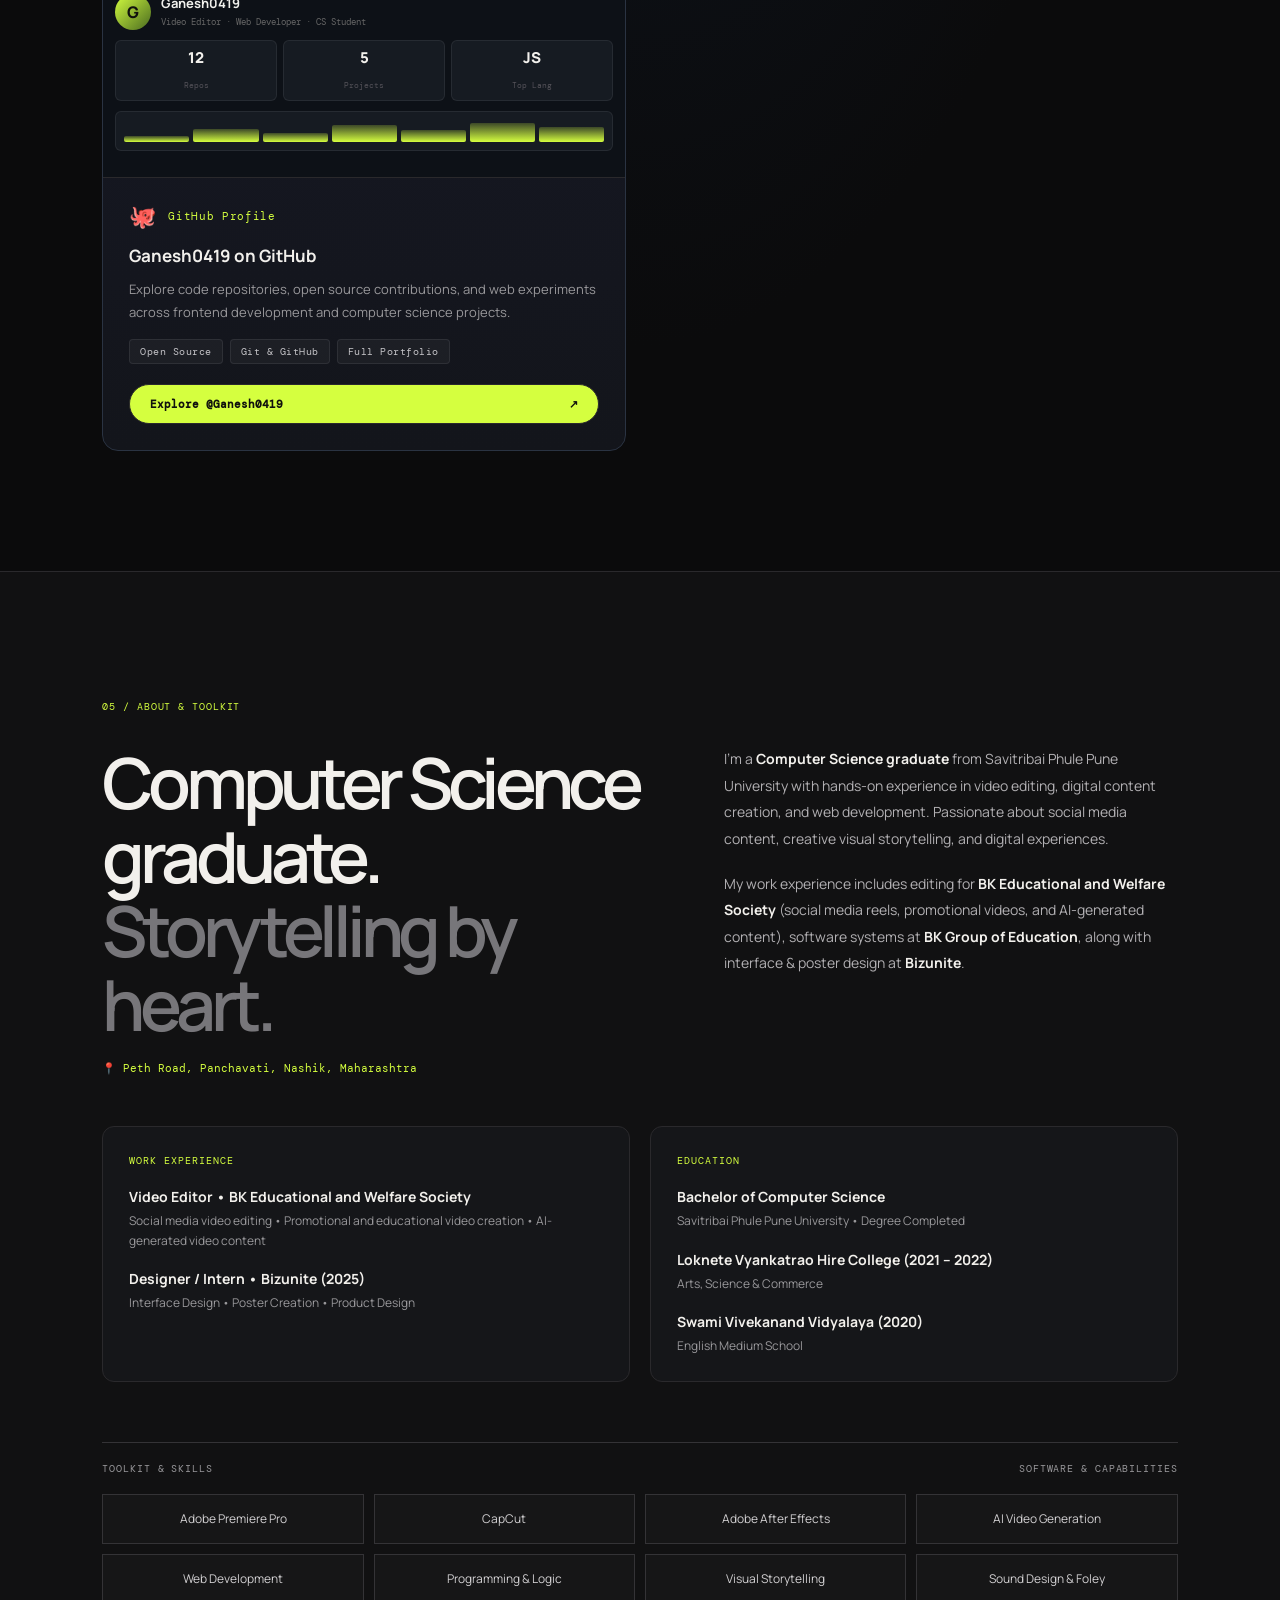
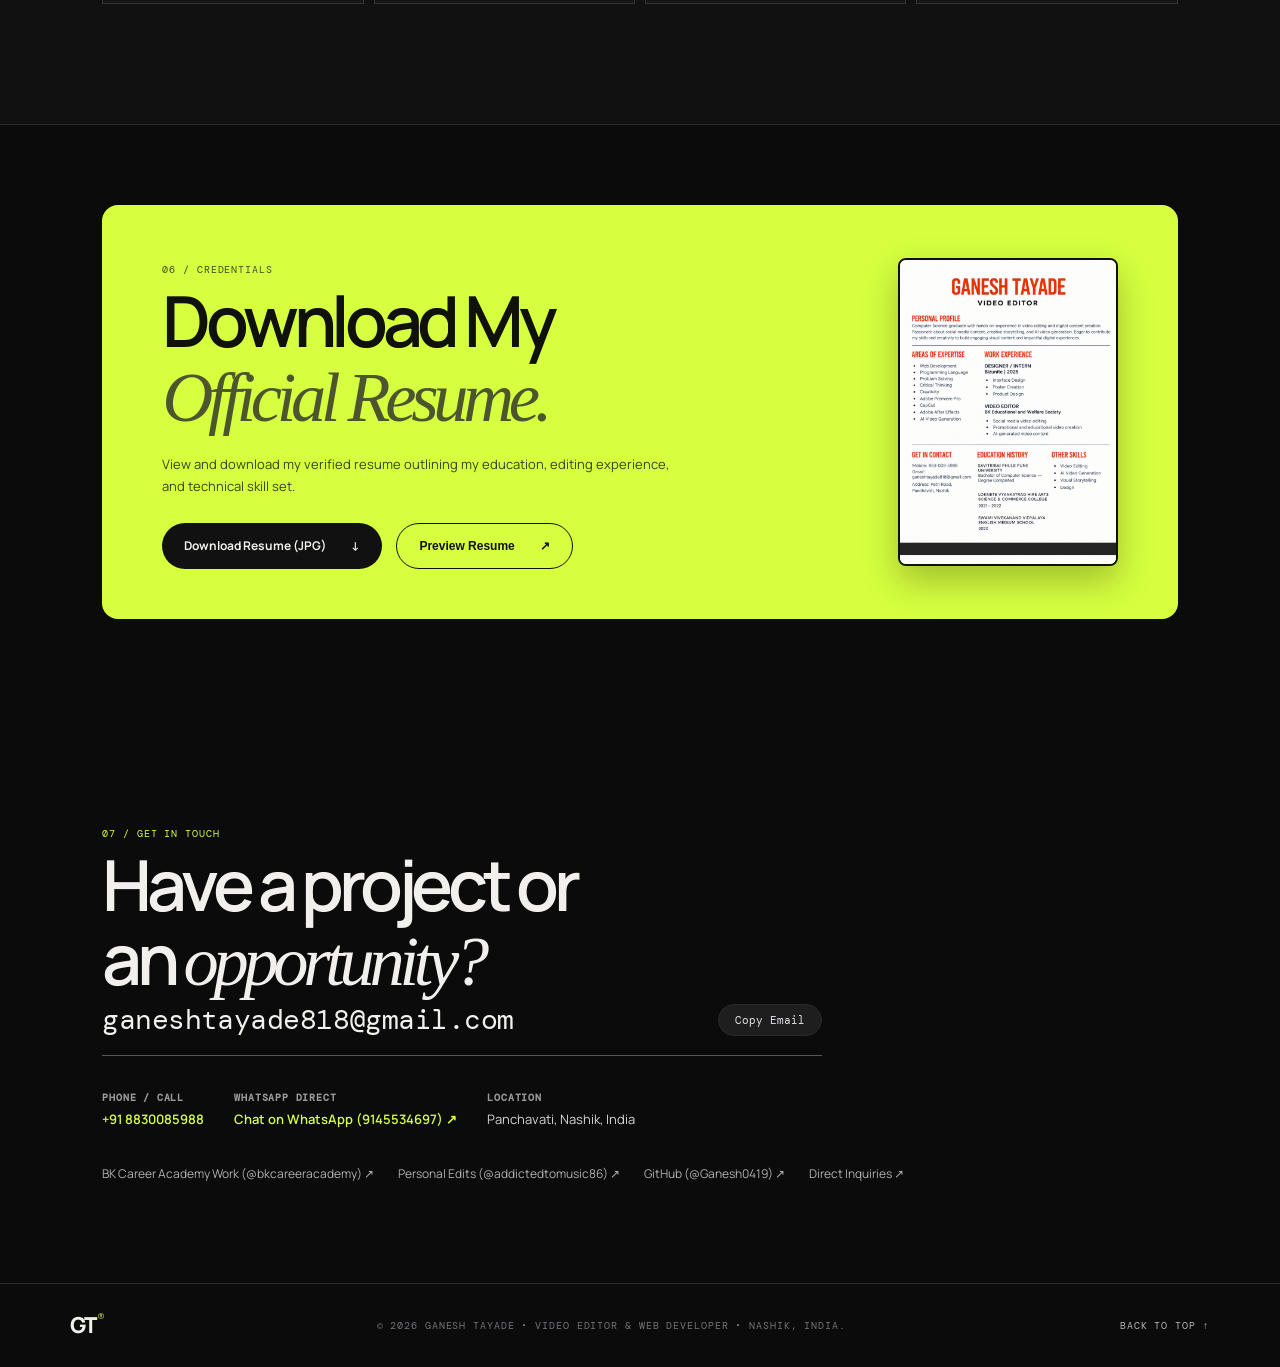
<file: ganesh_video_editor_portfolio/index.html>
<!doctype html>
<html lang="en">
<head>
  <meta charset="utf-8">
  <meta name="viewport" content="width=device-width, initial-scale=1">
  <meta name="theme-color" content="#0b0b0c">
  <meta name="description" content="Portfolio of Ganesh Tayade — Video Editor, Digital Content Creator & Computer Science Graduate.">
  <title>Ganesh Tayade — Video Editor & Web Developer</title>
  <link rel="preconnect" href="https://fonts.googleapis.com">
  <link rel="preconnect" href="https://fonts.gstatic.com" crossorigin>
  <link href="https://fonts.googleapis.com/css2?family=DM+Mono:ital,wght@0,400;0,500;1,400&family=Manrope:wght@400;500;600;700;800&display=swap" rel="stylesheet">
  <link rel="stylesheet" href="style.css">
</head>
<body>
  <div class="grain" aria-hidden="true"></div>

  <!-- Header Navigation -->
  <header class="topbar">
    <a class="wordmark" href="#top" aria-label="Ganesh Tayade home">GT<span>®</span></a>
    <nav aria-label="Main navigation">
      <a href="#work-professional">Work (@bkcareeracademy)</a>
      <a href="#work-personal">Personal (@addictedtomusic86)</a>
      <a href="#work-webdev">Web Projects</a>
      <a href="#about">About</a>
      <a href="#resume">Resume</a>
      <a href="#contact">Contact</a>
    </nav>
    <a class="availability" href="#contact"><span></span> OPEN TO OPPORTUNITIES</a>
  </header>

  <main id="top">
    <!-- Hero Section -->
    <section class="hero">
      <div class="hero-meta">
        <span>VIDEO EDITOR &bull; WEB DEVELOPER &bull; VISUAL STORYTELLER</span>
        <span>NASHIK, INDIA &bull; AVAILABLE WORLDWIDE</span>
      </div>

      <h1>I make<br><span class="outline">frames</span> <em>feel.</em></h1>

      <div class="hero-bottom">
        <p>Computer Science graduate turning ideas into high-retention videos and useful digital experiences—from scroll-stopping reels to live educational web platforms.</p>
        <div class="hero-cta-group">
          <a class="hero-pill-btn" href="#work-professional">
            <span>Explore Work</span>
            <span class="btn-arrow">↘</span>
          </a>
          <a class="hero-pill-btn hero-pill-secondary" href="assets/Ganesh_Tayade_Resume.jpg" download="Ganesh_Tayade_Resume.jpg">
            <span>Download Resume</span>
            <span class="btn-arrow">↓</span>
          </a>
        </div>
        <div class="hero-index"><span>PORTFOLIO</span><strong>2026</strong></div>
      </div>

      <div class="hero-art" aria-label="Cinematic editing timeline visual artwork">
        <div class="art-orb"></div>
        <div class="art-line line-one"></div>
        <div class="art-line line-two"></div>
        <div class="art-label">
          <span>EDIT / CODE / REPEAT</span>
          <span>NASHIK &bull; GLOBAL</span>
        </div>
        <div class="art-number">GT<span>.</span></div>
      </div>

      <div class="scroll-note"><span class="scroll-line"></span> SCROLL TO EXPLORE WORK</div>
    </section>

    <!-- 01 / The Approach -->
    <section class="intro section-pad">
      <p class="eyebrow">01 / THE APPROACH</p>
      <div class="intro-copy">
        <h2>Good editing isn't just what you see.<br><span>It's what you feel.</span></h2>
        <p>I’m <strong>Ganesh Tayade</strong>, a video editor, web developer, and digital content creator. With a Computer Science degree from Savitribai Phule Pune University, I bring analytical problem solving to digital storytelling. From social-first reels and educational content at <strong>BK Career Academy</strong> to software systems like attendance management and beat-synced AMVs on <strong>@addictedtomusic86</strong>, I build experiences with intent.</p>
      </div>
    </section>

    <!-- 02 / Professional Work (Current Job: BK Career Academy) -->
    <section id="work-professional" class="work section-pad">
      <div class="section-heading">
        <div>
          <p class="eyebrow">02 / CURRENT JOB &bull; PROFESSIONAL WORK</p>
          <h2>BK Career Academy<br><em>Educational & Social Content.</em></h2>
        </div>
        <p class="heading-note">Video editing, promotional campaign reels, and AI-generated video content created for BK Educational and Welfare Society.</p>
      </div>

      <!-- Instagram Channel Banner -->
      <div class="insta-channel-card">
        <div class="channel-info">
          <div class="channel-avatar">BK</div>
          <div class="channel-text">
            <div class="channel-name-row">
              <h3>BK Career Academy</h3>
              <span class="channel-handle">@bkcareeracademy</span>
              <span class="channel-badge">CURRENT JOB WORK</span>
            </div>
            <p>Social media video editing &bull; Promotional and educational video creation &bull; AI-generated video content &bull; High-retention hooks</p>
          </div>
        </div>
        <a class="insta-visit-btn" href="https://www.instagram.com/bkcareeracademy/?utm_source=ig_web_button_share_sheet" target="_blank" rel="noreferrer">
          <span>Check This Work on Instagram</span>
          <span class="btn-arrow">↗</span>
        </a>
      </div>

      <!-- Professional Project Grid -->
      <div class="project-grid">
        <article class="project project-large">
          <a class="project-visual visual-business" href="https://www.instagram.com/bkcareeracademy/?utm_source=ig_web_button_share_sheet" target="_blank" rel="noreferrer" aria-label="Visit BK Career Academy Educational Reel on Instagram">
            <div class="visual-shape shape-a"></div>
            <div class="visual-shape shape-b"></div>
            <span class="visual-tag">BK CAREER ACADEMY &bull; 9:16 REEL</span>
            <span class="play">↗</span>
            <span class="visual-title">ACADEMY<br>REELS</span>
            <span class="visit-overlay">WATCH ON INSTAGRAM ↗</span>
          </a>
          <div class="project-info">
            <div>
              <h4>Educational & Social Media Reels</h4>
              <p>Short-form storytelling &bull; Retention pacing &bull; Animated typography</p>
            </div>
            <span>9:16 VERTICAL</span>
          </div>
        </article>

        <article class="project">
          <a class="project-visual visual-motion" href="https://www.instagram.com/bkcareeracademy/?utm_source=ig_web_button_share_sheet" target="_blank" rel="noreferrer" aria-label="Visit Promotional Course Campaigns on Instagram">
            <div class="motion-bars"><i></i><i></i><i></i><i></i><i></i></div>
            <span class="visual-tag">PROMOTIONS &bull; SOCIAL FIRST</span>
            <span class="play">↗</span>
            <span class="visual-title">PROMO<br>CAMPAIGNS</span>
            <span class="visit-overlay">WATCH ON INSTAGRAM ↗</span>
          </a>
          <div class="project-info">
            <div>
              <h4>Promotional & Announcement Videos</h4>
              <p>Dynamic cuts &bull; Motion graphics &bull; Call-to-action hooks</p>
            </div>
            <span>9:16 VERTICAL</span>
          </div>
        </article>

        <article class="project">
          <a class="project-visual visual-ai" href="https://www.instagram.com/bkcareeracademy/?utm_source=ig_web_button_share_sheet" target="_blank" rel="noreferrer" aria-label="Visit AI Generated Video Content on Instagram">
            <div class="ai-orb"></div>
            <div class="ai-grid-lines"></div>
            <span class="visual-tag">AI VIDEO GENERATION &bull; INNOVATION</span>
            <span class="play">↗</span>
            <span class="visual-title">AI VIDEO<br>CONTENT</span>
            <span class="visit-overlay">WATCH ON INSTAGRAM ↗</span>
          </a>
          <div class="project-info">
            <div>
              <h4>AI-Generated Video & Creative Visuals</h4>
              <p>AI generation &bull; Digital content &bull; Audio foley &bull; Fast turnaround</p>
            </div>
            <span>INNOVATIVE</span>
          </div>
        </article>
      </div>
    </section>

    <!-- 03 / Personal Creative Work (Account: @addictedtomusic86) -->
    <section id="work-personal" class="work section-pad personal-section">
      <div class="section-heading">
        <div>
          <p class="eyebrow">03 / CREATIVE LAB &bull; PERSONAL ACCOUNT</p>
          <h2>Addicted To Music<br><em>Rhythm, AMVs & Visual FX.</em></h2>
        </div>
        <p class="heading-note">Personal creative edits, anime music videos, beat-matching, and visual experiments on my dedicated creator account.</p>
      </div>

      <!-- Instagram Personal Channel Banner -->
      <div class="insta-channel-card personal-channel-card">
        <div class="channel-info">
          <div class="channel-avatar avatar-music">⚡</div>
          <div class="channel-text">
            <div class="channel-name-row">
              <h3>Addicted To Music</h3>
              <span class="channel-handle">@addictedtomusic86</span>
              <span class="channel-badge badge-personal">PERSONAL WORK</span>
            </div>
            <p>Beat synchronization &bull; Anime music videos (AMVs) &bull; Speed curves &bull; Sound design foley &bull; Transition effects</p>
          </div>
        </div>
        <a class="insta-visit-btn" href="https://www.instagram.com/addictedtomusic86?utm_source=ig_web_button_share_sheet&mdxt=ZDNlZDc0MzIxNw==" target="_blank" rel="noreferrer">
          <span>Explore Edits on Instagram</span>
          <span class="btn-arrow">↗</span>
        </a>
      </div>

      <!-- Personal AMV Project Grid -->
      <div class="project-grid">
        <article class="project">
          <a class="project-visual visual-amv" href="https://www.instagram.com/addictedtomusic86?utm_source=ig_web_button_share_sheet&mdxt=ZDNlZDc0MzIxNw==" target="_blank" rel="noreferrer" aria-label="Visit AMV After The Cut on Instagram">
            <div class="amv-sun"></div>
            <div class="amv-rings"></div>
            <span class="visual-tag">PERSONAL CREATIVE &bull; AMV</span>
            <span class="play">↗</span>
            <span class="visual-title">AFTER<br>THE CUT</span>
            <span class="visit-overlay">WATCH ON INSTAGRAM ↗</span>
          </a>
          <div class="project-info">
            <div>
              <h4>AMV / Beat Sync & Atmosphere</h4>
              <p>Heavy bass sync &bull; Glow & rotoscope masking &bull; Transitions</p>
            </div>
            <span>CREATIVE</span>
          </div>
        </article>

        <article class="project project-large">
          <a class="project-visual visual-amv-two" href="https://www.instagram.com/addictedtomusic86?utm_source=ig_web_button_share_sheet&mdxt=ZDNlZDc0MzIxNw==" target="_blank" rel="noreferrer" aria-label="Visit Energy In Motion on Instagram">
            <div class="amv-slice"></div>
            <div class="amv-glow"></div>
            <span class="visual-tag">PERSONAL CREATIVE &bull; AMV</span>
            <span class="play">↗</span>
            <span class="visual-title">ENERGY<br>IN MOTION</span>
            <span class="visit-overlay">WATCH ON INSTAGRAM ↗</span>
          </a>
          <div class="project-info">
            <div>
              <h4>AMV / Speed Ramping & Motion FX</h4>
              <p>Speed curve transitions &bull; Glitch aesthetics &bull; Spatial audio foley</p>
            </div>
            <span>CREATIVE</span>
          </div>
        </article>
      </div>
    </section>

    <!-- 04 / Web Development & Software Projects -->
    <section id="work-webdev" class="work section-pad webdev-section">
      <div class="section-heading">
        <div>
          <p class="eyebrow">04 / WEB DEVELOPMENT &bull; CODE PROJECTS</p>
          <h2>Engineering & Systems.<br><em>Built with modern code.</em></h2>
        </div>
        <p class="heading-note">Web applications and platforms engineered for education and institutional management, backed by Computer Science fundamentals.</p>
      </div>

      <div class="webdev-grid">

        <!-- Project 1: BK Science Academy LIVE WEBSITE (HERO CARD) -->
        <div class="webdev-card webdev-hero-card">
          <!-- Browser-frame style website preview -->
          <div class="site-preview-frame">
            <div class="browser-bar">
              <div class="browser-dots"><i></i><i></i><i></i></div>
              <div class="browser-url">🔒 bkscience.in</div>
              <div class="browser-open-hint">↗</div>
            </div>
            <div class="site-preview-body science-preview">
              <div class="sp-nav">
                <span class="sp-logo">🔬 BK Science</span>
                <div class="sp-nav-links"><span>Courses</span><span>About</span><span>Results</span><span>Contact</span></div>
              </div>
              <div class="sp-hero">
                <div class="sp-hero-text">
                  <div class="sp-badge">NEET • JEE • MHT-CET</div>
                  <div class="sp-h1">Shaping Future<br><em>Scientists</em></div>
                  <div class="sp-sub">Top-rated coaching in Pune</div>
                  <div class="sp-cta">Enroll Now →</div>
                </div>
                <div class="sp-hero-art">
                  <div class="sp-orb"></div>
                  <div class="sp-formula">E = mc²</div>
                </div>
              </div>
              <div class="sp-courses">
                <div class="sp-course-chip">⚛️ Physics</div>
                <div class="sp-course-chip">🧪 Chemistry</div>
                <div class="sp-course-chip">🧬 Biology</div>
                <div class="sp-course-chip">📐 Maths</div>
              </div>
            </div>
          </div>
          <!-- Card info -->
          <div class="webdev-card-body">
            <div class="webdev-header">
              <div class="webdev-icon">🔬</div>
              <span class="webdev-org">Live Website · bkscience.in</span>
            </div>
            <h3>BK Science Academy</h3>
            <p class="webdev-desc">Full institutional website for BK Science Academy — featuring course listings, faculty profiles, results, and student enrollment. Live & deployed for thousands of students.</p>
            <div class="webdev-tags">
              <span>Live Site</span>
              <span>Responsive Web</span>
              <span>Educational Portal</span>
              <span>HTML/CSS/JS</span>
            </div>
            <a class="webdev-btn webdev-btn-live" href="https://bkscience.in/" target="_blank" rel="noreferrer">
              <span>Visit Live Site</span>
              <span class="btn-arrow">↗</span>
            </a>
            <a class="webdev-btn webdev-btn-youtube" href="https://www.youtube.com/@BKScienceAcademy" target="_blank" rel="noreferrer">
              <span>Watch on YouTube</span>
              <span class="btn-arrow">&#8599;</span>
            </a>
          </div>
        </div>

        <!-- Project 2: BK Attendance Management System -->
        <div class="webdev-card">
          <div class="site-preview-frame">
            <div class="browser-bar">
              <div class="browser-dots"><i></i><i></i><i></i></div>
              <div class="browser-url">📋 Attendance System</div>
              <div class="browser-open-hint">↗</div>
            </div>
            <div class="site-preview-body attendance-preview">
              <div class="att-sidebar">
                <div class="att-logo">BK<br><span>edu</span></div>
                <div class="att-menu-item active">📊 Dashboard</div>
                <div class="att-menu-item">👥 Students</div>
                <div class="att-menu-item">📅 Attendance</div>
                <div class="att-menu-item">📈 Reports</div>
              </div>
              <div class="att-main">
                <div class="att-stat-row">
                  <div class="att-stat"><span>Present</span><strong>87%</strong></div>
                  <div class="att-stat"><span>Students</span><strong>340</strong></div>
                  <div class="att-stat"><span>Today</span><strong>12/10</strong></div>
                </div>
                <div class="att-bar-chart">
                  <div class="att-bar" style="height:70%"></div>
                  <div class="att-bar" style="height:90%"></div>
                  <div class="att-bar" style="height:60%"></div>
                  <div class="att-bar" style="height:85%"></div>
                  <div class="att-bar" style="height:75%"></div>
                </div>
              </div>
            </div>
          </div>
          <div class="webdev-card-body">
            <div class="webdev-header">
              <div class="webdev-icon">📋</div>
              <span class="webdev-org">bkgroupofeducation</span>
            </div>
            <h3>BK Attendance Management System</h3>
            <p class="webdev-desc">A full-featured attendance tracking and management system to record, monitor, and streamline daily attendance workflows for students and staff.</p>
            <div class="webdev-tags">
              <span>Web App</span>
              <span>Dashboard</span>
              <span>Database</span>
              <span>UI/UX</span>
            </div>
            <a class="webdev-btn" href="https://github.com/Ganesh0419" target="_blank" rel="noreferrer">
              <span>View on GitHub</span>
              <span class="btn-arrow">↗</span>
            </a>
          </div>
        </div>

        <!-- Project 3: GitHub Developer Showcase -->
        <div class="webdev-card webdev-profile-card">
          <div class="site-preview-frame">
            <div class="browser-bar">
              <div class="browser-dots"><i></i><i></i><i></i></div>
              <div class="browser-url">🐙 github.com/Ganesh0419</div>
              <div class="browser-open-hint">↗</div>
            </div>
            <div class="site-preview-body github-preview">
              <div class="gh-profile-row">
                <div class="gh-avatar">G</div>
                <div>
                  <div class="gh-name">Ganesh0419</div>
                  <div class="gh-bio">Video Editor · Web Developer · CS Student</div>
                </div>
              </div>
              <div class="gh-stats">
                <div class="gh-stat"><strong>12</strong><span>Repos</span></div>
                <div class="gh-stat"><strong>5</strong><span>Projects</span></div>
                <div class="gh-stat"><strong>JS</strong><span>Top Lang</span></div>
              </div>
              <div class="gh-contrib-grid">
                <div class="gh-week" style="--h:30%"></div>
                <div class="gh-week" style="--h:60%"></div>
                <div class="gh-week" style="--h:45%"></div>
                <div class="gh-week" style="--h:80%"></div>
                <div class="gh-week" style="--h:55%"></div>
                <div class="gh-week" style="--h:90%"></div>
                <div class="gh-week" style="--h:70%"></div>
              </div>
            </div>
          </div>
          <div class="webdev-card-body">
            <div class="webdev-header">
              <div class="webdev-icon">🐙</div>
              <span class="webdev-org">GitHub Profile</span>
            </div>
            <h3>Ganesh0419 on GitHub</h3>
            <p class="webdev-desc">Explore code repositories, open source contributions, and web experiments across frontend development and computer science projects.</p>
            <div class="webdev-tags">
              <span>Open Source</span>
              <span>Git & GitHub</span>
              <span>Full Portfolio</span>
            </div>
            <a class="webdev-btn webdev-btn-primary" href="https://github.com/Ganesh0419" target="_blank" rel="noreferrer">
              <span>Explore @Ganesh0419</span>
              <span class="btn-arrow">↗</span>
            </a>
          </div>
        </div>

      </div>
    </section>

    <!-- 05 / About & Toolkit -->
    <section id="about" class="about section-pad">
      <p class="eyebrow">05 / ABOUT & TOOLKIT</p>
      <div class="about-layout">
        <div>
          <h2>Computer Science graduate.<br><span>Storytelling by heart.</span></h2>
          <div class="location-tag">📍 Peth Road, Panchavati, Nashik, Maharashtra</div>
        </div>
        <div class="about-copy">
          <p>I’m a <strong>Computer Science graduate</strong> from Savitribai Phule Pune University with hands-on experience in video editing, digital content creation, and web development. Passionate about social media content, creative visual storytelling, and digital experiences.</p>
          <p>My work experience includes editing for <strong>BK Educational and Welfare Society</strong> (social media reels, promotional videos, and AI-generated content), software systems at <strong>BK Group of Education</strong>, along with interface & poster design at <strong>Bizunite</strong>.</p>
        </div>
      </div>

      <!-- Experience & Education Cards -->
      <div class="profile-cards-grid">
        <div class="profile-card">
          <div class="card-chip">WORK EXPERIENCE</div>
          <div class="profile-item">
            <strong>Video Editor &bull; BK Educational and Welfare Society</strong>
            <span class="role-desc">Social media video editing &bull; Promotional and educational video creation &bull; AI-generated video content</span>
          </div>
          <div class="profile-item">
            <strong>Designer / Intern &bull; Bizunite (2025)</strong>
            <span class="role-desc">Interface Design &bull; Poster Creation &bull; Product Design</span>
          </div>
        </div>

        <div class="profile-card">
          <div class="card-chip">EDUCATION</div>
          <div class="profile-item">
            <strong>Bachelor of Computer Science</strong>
            <span class="role-desc">Savitribai Phule Pune University &bull; Degree Completed</span>
          </div>
          <div class="profile-item">
            <strong>Loknete Vyankatrao Hire College (2021 &ndash; 2022)</strong>
            <span class="role-desc">Arts, Science & Commerce</span>
          </div>
          <div class="profile-item">
            <strong>Swami Vivekanand Vidyalaya (2020)</strong>
            <span class="role-desc">English Medium School</span>
          </div>
        </div>
      </div>

      <!-- Toolkit -->
      <div class="toolkit">
        <div class="toolkit-head"><span>TOOLKIT & SKILLS</span><span>SOFTWARE & CAPABILITIES</span></div>
        <div class="skill-list">
          <span>Adobe Premiere Pro</span>
          <span>CapCut</span>
          <span>Adobe After Effects</span>
          <span>AI Video Generation</span>
          <span>Web Development</span>
          <span>Programming & Logic</span>
          <span>Visual Storytelling</span>
          <span>Sound Design & Foley</span>
        </div>
      </div>
    </section>

    <!-- 06 / Resume Section with Download & Preview -->
    <section id="resume" class="resume-strip section-pad">
      <div class="resume-info">
        <p class="eyebrow">06 / CREDENTIALS</p>
        <h2>Download My<br><em>Official Resume.</em></h2>
        <p class="resume-desc">View and download my verified resume outlining my education, editing experience, and technical skill set.</p>
        <div class="resume-button-row">
          <a class="button button-light" href="assets/Ganesh_Tayade_Resume.jpg" download="Ganesh_Tayade_Resume.jpg">
            <span>Download Resume (JPG)</span>
            <span>↓</span>
          </a>
          <button class="button button-outline" id="preview-resume-btn" type="button">
            <span>Preview Resume</span>
            <span>↗</span>
          </button>
        </div>
      </div>

      <div class="resume-preview-card" id="resume-card-trigger">
        <img class="resume-thumb" src="assets/Ganesh_Tayade_Resume.jpg" alt="Ganesh Tayade Resume Preview" loading="lazy">
        <div class="resume-thumb-overlay">
          <span>Click to Preview & Zoom ↗</span>
        </div>
      </div>
    </section>

    <!-- 07 / Contact Section -->
    <section id="contact" class="contact section-pad">
      <p class="eyebrow">07 / GET IN TOUCH</p>
      <h2>Have a project or<br>an <em>opportunity?</em></h2>
      
      <!-- Primary Email Link -->
      <div class="email-contact-box">
        <a class="email-link" id="email-link" href="mailto:ganeshtayade818@gmail.com">ganeshtayade818@gmail.com <span>↗</span></a>
        <button class="copy-pill-btn" id="copy-email-btn" type="button" aria-label="Copy email address">
          <span id="copy-text">Copy Email</span>
        </button>
      </div>

      <!-- Direct Contact Details -->
      <div class="contact-details-strip">
        <div class="contact-chip">
          <strong>PHONE / CALL</strong>
          <a href="tel:+918830085988">+91 8830085988</a>
        </div>
        <div class="contact-chip">
          <strong>WHATSAPP DIRECT</strong>
          <a id="whatsapp-link" href="https://wa.me/919145534697?text=Hi%20Ganesh,%20I%20saw%20your%20portfolio%20and%20would%20like%20to%20discuss%20a%20video%20project!" target="_blank" rel="noreferrer">Chat on WhatsApp (9145534697) ↗</a>
        </div>
        <div class="contact-chip">
          <strong>LOCATION</strong>
          <span>Panchavati, Nashik, India</span>
        </div>
      </div>

      <!-- Social Channels -->
      <div class="social-links">
        <a id="company-instagram" href="https://www.instagram.com/bkcareeracademy/?utm_source=ig_web_button_share_sheet" target="_blank" rel="noreferrer">BK Career Academy Work (@bkcareeracademy) ↗</a>
        <a id="amv-instagram" href="https://www.instagram.com/addictedtomusic86?utm_source=ig_web_button_share_sheet&mdxt=ZDNlZDc0MzIxNw==" target="_blank" rel="noreferrer">Personal Edits (@addictedtomusic86) ↗</a>
        <a id="github-link" href="https://github.com/Ganesh0419" target="_blank" rel="noreferrer">GitHub (@Ganesh0419) ↗</a>
        <a id="linkedin-link" href="mailto:ganeshtayade818@gmail.com" target="_blank" rel="noreferrer">Direct Inquiries ↗</a>
      </div>
    </section>
  </main>

  <!-- Interactive Resume Preview Lightbox Modal -->
  <dialog id="resume-modal" closedby="any" aria-labelledby="resume-modal-title">
    <div class="modal-box resume-modal-box">
      <div class="modal-top-bar">
        <h3 id="resume-modal-title">Ganesh Tayade &mdash; Resume</h3>
        <div class="modal-header-actions">
          <a class="modal-download-btn" href="assets/Ganesh_Tayade_Resume.jpg" download="Ganesh_Tayade_Resume.jpg">
            <span>Download</span> ↓
          </a>
          <button class="modal-close-button" id="close-resume-modal" type="button" aria-label="Close resume preview">&times;</button>
        </div>
      </div>
      <div class="resume-full-wrap">
        <img class="resume-full-img" src="assets/Ganesh_Tayade_Resume.jpg" alt="Ganesh Tayade Full Resume">
      </div>
    </div>
  </dialog>

  <footer>
    <a class="wordmark" href="#top">GT<span>®</span></a>
    <p>&copy; 2026 GANESH TAYADE &bull; VIDEO EDITOR & WEB DEVELOPER &bull; NASHIK, INDIA.</p>
    <a href="#top">BACK TO TOP ↑</a>
  </footer>

  <script src="script.js"></script>
</body>
</html>
</file>
<file: style.css>
*{box-sizing:border-box} :root{--bg:#0b0b0c;--panel:#131315;--text:#f2f0ec;--muted:#99989b;--line:#2a292c;--accent:#d5ff3f;--accent-glow:rgba(213,255,63,0.3);--serif:Georgia,"Times New Roman",serif} html{scroll-behavior:smooth;scroll-padding-top:88px} body{margin:0;background:var(--bg);color:var(--text);font-family:Manrope,Arial,sans-serif;line-height:1.5;overflow-x:hidden} a{color:inherit;text-decoration:none} .grain{position:fixed;inset:0;pointer-events:none;z-index:10;opacity:.055;background-image:url("data:image/svg+xml,%3Csvg viewBox='0 0 180 180' xmlns='http://www.w3.org/2000/svg'%3E%3Cfilter id='n'%3E%3CfeTurbulence type='fractalNoise' baseFrequency='.9' numOctaves='3' stitchTiles='stitch'/%3E%3C/filter%3E%3Crect width='100%25' height='100%25' filter='url(%23n)' opacity='.35'/%3E%3C/svg%3E")} .topbar{height:76px;padding:0 5.5vw;display:flex;align-items:center;justify-content:space-between;border-bottom:1px solid var(--line);position:sticky;top:0;background:rgba(11,11,12,.88);backdrop-filter:blur(16px);z-index:20}.wordmark{font-size:22px;font-weight:800;letter-spacing:-2px}.wordmark span{font:10px "DM Mono",monospace;vertical-align:top;margin-left:3px;color:var(--accent)}nav{display:flex;gap:28px;font-size:12px;color:#c5c4c5}nav a,.social-links a,footer>a:last-child{transition:color .2s}nav a:hover,.social-links a:hover,footer>a:last-child:hover{color:var(--accent)}.availability,.eyebrow,.hero-meta,.hero-index,.scroll-note,.visual-tag,.project-info>span,.group-label>span,.toolkit-head,.edit-note,footer p,footer>a:last-child{font-family:"DM Mono",monospace;font-size:10px;letter-spacing:.09em}.availability{display:flex;align-items:center;gap:9px;color:#bdbdc0}.availability span{width:7px;height:7px;border-radius:50%;background:var(--accent);box-shadow:0 0 12px #d5ff3f77}.hero{padding:40px 5.5vw 36px;min-height:calc(100vh - 76px);position:relative;display:flex;flex-direction:column}.hero-meta{display:flex;justify-content:space-between;color:var(--muted)}h1{font-size:clamp(76px,14vw,190px);line-height:.78;letter-spacing:-.105em;font-weight:700;margin:9vh 0 5vh;position:relative;z-index:2}h1 .outline{-webkit-text-stroke:1.5px #f2f0ec;color:transparent}h1 em,h2 em{font-family:var(--serif);font-weight:400;letter-spacing:-.075em}.hero-role{display:inline-flex;align-items:center;gap:10px;margin:0 0 -6vh;color:var(--accent);font:11px "DM Mono",monospace;letter-spacing:.12em}.hero-role::before{content:"";width:32px;height:1px;background:var(--accent)}.hero-bottom{display:flex;align-items:end;gap:25px;position:relative;z-index:3;flex-wrap:wrap}.hero-bottom>p{font-size:14px;line-height:1.8;color:#c2c0c2;margin:0 auto 0 0;max-width:440px}.hero-cta-group{display:flex;gap:12px;align-items:center}.hero-pill-btn{display:inline-flex;align-items:center;gap:8px;padding:12px 20px;border-radius:999px;background:var(--accent);color:#10110d;font-family:"DM Mono",monospace;font-size:11px;font-weight:700;letter-spacing:.05em;transition:all .2s}.hero-pill-btn:hover{background:#e2ff62;transform:translateY(-2px);box-shadow:0 0 20px var(--accent-glow)}.hero-pill-secondary{background:rgba(255,255,255,.07);color:#f2f0ec;border:1px solid var(--line)}.hero-pill-secondary:hover{background:rgba(255,255,255,.14);box-shadow:none}.hero-index{display:flex;gap:18px;color:var(--muted)}.hero-index strong{color:var(--text);font-weight:400}.hero-art{position:absolute;right:10%;top:29%;width:29vw;height:35vh;min-height:240px;max-height:400px;overflow:hidden;background:radial-gradient(ellipse at 65% 45%,#4e5d48 0,#1e2b27 20%,#111819 50%,#0b0b0c 75%);border:1px solid #ffffff12;transform:rotate(5deg);opacity:.86}.art-orb{position:absolute;width:45%;aspect-ratio:1;right:17%;top:16%;border-radius:50%;background:radial-gradient(circle at 32% 27%,#eff7d5,#8c9e72 12%,#34493e 42%,#101a18 72%);box-shadow:0 0 90px #b5d18c35}.art-line{position:absolute;width:140%;height:1px;background:#d5ff3f99;left:-15%;transform:rotate(-28deg)}.line-one{top:36%}.line-two{top:68%;background:#fff5}.art-label{position:absolute;bottom:15px;left:17px;right:17px;display:flex;justify-content:space-between;font:8px "DM Mono",monospace;color:#d4d8c8;letter-spacing:.1em}.art-number{position:absolute;top:10px;left:15px;font-size:48px;font-weight:800;letter-spacing:-.1em;color:#ffffff25}.art-number span{color:var(--accent)}.scroll-note{display:flex;align-items:center;gap:12px;margin-top:auto;padding-top:8vh;color:var(--muted)}.scroll-line{height:1px;width:38px;background:var(--accent)}.section-pad{padding:120px 8vw}.intro{display:grid;grid-template-columns:1fr 3fr;border-top:1px solid var(--line);gap:30px}.eyebrow{color:var(--accent);margin:7px 0}.intro h2,.section-heading h2,.about h2,.resume-strip h2,.contact h2{font-size:clamp(36px,5.5vw,76px);letter-spacing:-.075em;line-height:1.05;margin:0;font-weight:600}.intro h2 span,.about h2 span{color:#77767a}.intro-copy>p{max-width:620px;color:var(--muted);font-size:15px;line-height:1.9;margin:28px 0 0}.intro-copy strong,.about-copy strong{color:var(--text)}.work{padding-top:110px;border-top:1px solid var(--line)}.personal-section{background:radial-gradient(ellipse at 50% 10%,#18121f 0,#0b0b0c 60%)}.section-heading{display:flex;justify-content:space-between;align-items:end;margin-bottom:50px;gap:20px}.heading-note{color:var(--muted);font-size:12px;line-height:1.8;margin:0 0 5px;max-width:440px}

/* Instagram Channel Cards */
.case-study-strip{display:grid;grid-template-columns:auto repeat(3,1fr);gap:18px;align-items:center;margin:0 0 18px;padding:16px 20px;background:rgba(213,255,63,.045);border:1px solid #303721;border-left:2px solid var(--accent)}.case-study-strip>div{display:flex;flex-direction:column;gap:3px;min-width:0}.case-study-strip strong{font:10px "DM Mono",monospace;letter-spacing:.08em;color:var(--accent)}.case-study-strip span:not(.case-study-label){font-size:11px;color:#d0ced0;line-height:1.45}.case-study-label{font:10px "DM Mono",monospace;letter-spacing:.1em;color:var(--muted);white-space:nowrap}.case-study-personal{border-left-color:#c084fc;background:rgba(192,132,252,.045)}.case-study-personal strong{color:#c084fc}.case-study-web{margin-top:0;margin-bottom:22px;background:rgba(117,164,255,.05);border-left-color:#75a4ff}.case-study-web strong{color:#9bbcff}.insta-channel-card{display:flex;justify-content:space-between;align-items:center;gap:24px;padding:24px 30px;background:#131417;border:1px solid var(--line);border-radius:14px;margin-bottom:34px}
.channel-info{display:flex;align-items:center;gap:18px}
.channel-avatar{width:52px;height:52px;border-radius:50%;background:linear-gradient(135deg,#d5ff3f,#2a3b1d);color:#10110d;display:grid;place-items:center;font-weight:800;font-family:"DM Mono",monospace;font-size:17px;flex-shrink:0}
.avatar-music{background:linear-gradient(135deg,#c084fc,#6b21a8);color:#fff}
.channel-name-row{display:flex;align-items:center;gap:12px;flex-wrap:wrap;margin-bottom:4px}
.channel-name-row h3{margin:0;font-size:18px;font-weight:700}
.channel-handle{font-family:"DM Mono",monospace;font-size:12px;color:var(--accent)}
.channel-badge{font-family:"DM Mono",monospace;font-size:9px;letter-spacing:.08em;padding:3px 8px;border-radius:4px;background:rgba(213,255,63,.12);border:1px solid var(--accent);color:var(--accent)}
.badge-personal{background:rgba(192,132,252,.12);border-color:#c084fc;color:#c084fc}
.channel-text p{margin:0;font-size:12px;color:var(--muted)}
.insta-visit-btn{display:inline-flex;align-items:center;gap:10px;padding:12px 20px;border-radius:999px;background:var(--accent);color:#10110d;font-family:"DM Mono",monospace;font-size:11px;font-weight:700;white-space:nowrap;transition:all .2s;flex-shrink:0}
.insta-visit-btn:hover{background:#e2ff62;transform:translateY(-2px);box-shadow:0 0 20px var(--accent-glow)}

/* Project Grid & Visuals */
.project-grid{display:grid;grid-template-columns:repeat(auto-fit,minmax(320px,1fr));gap:20px}
.project-visual{display:block;position:relative;aspect-ratio:1.25/1;overflow:hidden;background:#17191a;border:1px solid #ffffff12;transition:border-color .25s,transform .25s}
.project-visual:hover{border-color:var(--accent);transform:translateY(-3px)}
.project-large .project-visual{aspect-ratio:1.25/1}
.visual-tag{position:absolute;top:18px;left:18px;color:#f4f4eea8;font-size:9px;z-index:2}
.play{position:absolute;right:18px;top:14px;width:34px;height:34px;border:1px solid #ffffff66;border-radius:50%;display:grid;place-items:center;transition:background .2s,color .2s;z-index:2}
.project-visual:hover .play{background:var(--accent);color:#101010;border-color:var(--accent)}
.visual-title{position:absolute;left:22px;bottom:18px;font-size:clamp(30px,4.5vw,60px);line-height:.86;letter-spacing:-.08em;font-weight:800;z-index:2}
.visit-overlay{position:absolute;inset:0;background:rgba(11,11,12,.78);backdrop-filter:blur(3px);display:grid;place-items:center;font-family:"DM Mono",monospace;font-size:12px;font-weight:700;letter-spacing:.1em;color:var(--accent);opacity:0;transition:opacity .25s;z-index:3}
.project-visual:hover .visit-overlay{opacity:1}

.visual-business{background:linear-gradient(130deg,#343d32,#18201c 48%,#0d1110)}
.shape-a{position:absolute;width:45%;height:130%;right:13%;top:-18%;background:linear-gradient(135deg,#d7ff6a,#64784b 35%,#222c21 72%);transform:rotate(27deg);filter:blur(.2px)}
.shape-b{position:absolute;width:35%;height:110%;right:29%;top:-10%;border:1px solid #e6f7bc8a;transform:rotate(27deg)}
.visual-motion{background:radial-gradient(ellipse at 60% 45%,#39485b,#151b25 50%,#0c0d12)}
.motion-bars{position:absolute;inset:18% 12%;display:flex;align-items:center;justify-content:center;gap:5%;transform:skew(-17deg)}
.motion-bars i{display:block;width:11%;height:60%;background:linear-gradient(#c3d9ff,#6e85aa 40%,#27374d);box-shadow:0 0 25px #7399d544}
.motion-bars i:nth-child(2),.motion-bars i:nth-child(4){height:90%}
.motion-bars i:nth-child(3){height:110%;background:linear-gradient(#e2eaff,#7188ab,#263142)}

/* AI Video Card Visual */
.visual-ai{background:radial-gradient(ellipse at 60% 50%,#1f3640,#0e1a22 55%,#090d11)}
.ai-orb{position:absolute;width:48%;aspect-ratio:1;right:22%;top:18%;border-radius:50%;background:radial-gradient(circle,#00f2fe,#17566d 50%,#0c1920);box-shadow:0 0 80px rgba(0,242,254,.3)}
.ai-grid-lines{position:absolute;inset:15%;border:1px dashed rgba(0,242,254,.25);transform:rotate(12deg)}

.visual-amv{background:radial-gradient(ellipse at 50% 45%,#5d303e,#211521 52%,#0b0b0c)}
.amv-sun{position:absolute;width:44%;aspect-ratio:1;border-radius:50%;left:29%;top:17%;background:linear-gradient(135deg,#ffcfab,#bc6277 55%,#38213c);box-shadow:0 0 90px #d35b8a55}
.amv-rings{position:absolute;width:100%;height:80%;border:1px solid #ffb7d788;border-radius:50%;top:14%;left:10%;transform:rotate(-35deg)}
.visual-amv-two{background:linear-gradient(125deg,#111f30,#3e315d 48%,#b66b55)}
.amv-slice{position:absolute;width:50%;height:150%;left:25%;top:-20%;background:linear-gradient(90deg,#f1d6b3,#a87ea8 35%,#293a59 75%);transform:rotate(32deg);opacity:.7;filter:blur(1px)}
.amv-glow{position:absolute;width:40%;height:140%;left:45%;top:-20%;background:#e6b9d5;transform:rotate(32deg);filter:blur(40px);opacity:.4}
.project-info{display:flex;align-items:start;justify-content:space-between;padding:15px 0 0}
.project-info h4{margin:0;font-size:14px;font-weight:600}
.project-info p{font-size:11px;color:var(--muted);margin:5px 0 0}
.project-info>span{color:var(--muted);font-size:9px}

/* About, Profile & Experience */
.about{background:#111112;border-top:1px solid var(--line);border-bottom:1px solid var(--line)}
.about-layout{display:grid;grid-template-columns:1.2fr 1fr;gap:6vw;margin-top:32px}
.location-tag{margin-top:18px;font-family:"DM Mono",monospace;font-size:11px;color:var(--accent)}
.about-copy p{color:#b2b0b3;font-size:14px;line-height:1.9;margin:0 0 18px}

.profile-cards-grid{display:grid;grid-template-columns:1fr 1fr;gap:20px;margin-top:50px}
.profile-card{padding:26px;border-radius:12px;background:#151619;border:1px solid var(--line)}
.card-chip{font-family:"DM Mono",monospace;font-size:10px;letter-spacing:.1em;color:var(--accent);margin-bottom:18px}
.profile-item{margin-bottom:18px}
.profile-item:last-child{margin-bottom:0}
.profile-item strong{display:block;font-size:14px;color:var(--text);margin-bottom:4px}
.role-desc{display:block;font-size:12px;color:var(--muted);line-height:1.6}

.toolkit{margin-top:60px;border-top:1px solid #343336}
.toolkit-head{display:flex;justify-content:space-between;padding:18px 0;color:var(--muted)}
.skill-list{display:grid;grid-template-columns:repeat(4,1fr);gap:10px}
.skill-list span{border:1px solid #343336;padding:15px 13px;font-size:12px;color:#d2d0d2;background:rgba(255,255,255,.02);text-align:center}
.skill-list span{position:relative;overflow:hidden;transition:color .25s,border-color .25s,transform .25s,background .25s}
.skill-list span:hover{color:var(--accent);border-color:#65742f;transform:translateY(-3px);background:rgba(213,255,63,.05)}
.live-project-banner{display:flex;align-items:center;gap:18px;margin-top:18px;padding:18px 20px;border:1px solid #3a4523;background:linear-gradient(100deg,rgba(213,255,63,.12),rgba(255,255,255,.025));transition:transform .25s,border-color .25s,background .25s}
.live-project-banner:hover{transform:translateY(-3px);border-color:var(--accent);background:linear-gradient(100deg,rgba(213,255,63,.19),rgba(255,255,255,.045))}
.live-project-mark{display:flex;align-items:center;gap:8px;font:10px "DM Mono",monospace;letter-spacing:.09em;color:var(--accent);white-space:nowrap}
.live-project-mark i{width:7px;height:7px;border-radius:50%;background:var(--accent);box-shadow:0 0 12px var(--accent);animation:pulse-live 1.8s infinite}
.live-project-copy{display:flex;flex-direction:column;gap:2px;flex:1}
.live-project-copy strong{font-size:14px}
.live-project-copy small{font-size:11px;color:var(--muted)}
.live-project-arrow{font-size:22px;color:var(--accent);transition:transform .25s}
.live-project-banner:hover .live-project-arrow{transform:translate(3px,-3px)}
@keyframes pulse-live{50%{opacity:.45;transform:scale(.75)}}

/* Resume Section with Preview & Download */
.resume-strip{display:flex;justify-content:space-between;align-items:center;gap:40px;background:var(--accent);color:#10110d;border-radius:16px;margin:80px 8vw;padding:50px 60px}
.resume-info{max-width:520px}
.resume-strip .eyebrow{color:#424b20}
.resume-strip h2 em{color:#4c552d}
.resume-desc{font-size:13px;color:#3b4318;margin:18px 0 26px;line-height:1.7}
.resume-button-row{display:flex;gap:14px;flex-wrap:wrap}
.button{display:inline-flex;align-items:center;justify-content:space-between;gap:25px;padding:14px 22px;font-size:12px;font-weight:700;border-radius:999px;border:none;cursor:pointer;transition:all .2s}
.button-light{background:#111;color:#f2f0ec}
.button-light:hover{background:#222;transform:translateY(-2px)}
.button-outline{background:transparent;color:#111;border:1.5px solid #111}
.button-outline:hover{background:rgba(0,0,0,.08);transform:translateY(-2px)}

.resume-preview-card{width:220px;aspect-ratio:1/1.4;border-radius:8px;overflow:hidden;position:relative;cursor:pointer;border:2px solid #10110d;box-shadow:0 15px 35px rgba(0,0,0,.25);flex-shrink:0;transition:transform .25s,box-shadow .25s}
.resume-preview-card:hover{transform:scale(1.04) rotate(1deg);box-shadow:0 20px 45px rgba(0,0,0,.35)}
.resume-thumb{width:100%;height:100%;object-fit:cover;display:block}
.resume-thumb-overlay{position:absolute;inset:0;background:rgba(0,0,0,.6);backdrop-filter:blur(2px);display:grid;place-items:center;color:#fff;font-family:"DM Mono",monospace;font-size:10px;letter-spacing:.08em;opacity:0;transition:opacity .2s}
.resume-preview-card:hover .resume-thumb-overlay{opacity:1}

/* Contact Section & Channels */
.contact{padding-bottom:100px}
.email-contact-box{display:flex;align-items:center;gap:16px;max-width:720px;border-bottom:1px solid #57565a;padding-bottom:14px;margin-bottom:34px;flex-wrap:wrap}
.email-link{font-size:clamp(16px,3vw,28px);font-family:"DM Mono",monospace;letter-spacing:-.02em}
.email-link span{color:var(--accent)}
.copy-pill-btn{margin-left:auto;padding:8px 16px;border-radius:999px;background:rgba(255,255,255,.08);border:1px solid var(--line);color:#e2e0e4;font-family:"DM Mono",monospace;font-size:11px;cursor:pointer;transition:all .2s}
.copy-pill-btn:hover,.copy-pill-btn.copied{background:var(--accent);color:#10110d;border-color:var(--accent)}

.contact-details-strip{display:flex;gap:30px;flex-wrap:wrap;margin-bottom:36px}
.contact-chip{display:flex;flex-direction:column;gap:5px}
.contact-chip strong{font-family:"DM Mono",monospace;font-size:10px;color:var(--muted);letter-spacing:.08em}
.contact-chip a{color:var(--accent);font-size:13px;font-weight:600}
.contact-chip span{color:#d5d4d6;font-size:13px}

.social-links{display:flex;gap:24px;flex-wrap:wrap;margin-top:28px}
.social-links a{font-size:12px;color:#b1afb2}

/* Resume Preview Modal */
dialog#resume-modal{margin:auto;border:1px solid #38373c;border-radius:16px;background:#121215;color:var(--text);max-width:800px;width:92vw;padding:0;box-shadow:0 30px 100px rgba(0,0,0,.9);outline:none}
dialog#resume-modal::backdrop{background:rgba(5,5,6,.86);backdrop-filter:blur(12px)}
.resume-modal-box{padding:24px;display:flex;flex-direction:column;gap:18px;max-height:92vh;overflow-y:auto}
.modal-top-bar{display:flex;justify-content:space-between;align-items:center}
.modal-top-bar h3{margin:0;font-size:18px;font-weight:700}
.modal-header-actions{display:flex;align-items:center;gap:12px}
.modal-download-btn{display:inline-flex;align-items:center;gap:6px;padding:8px 16px;border-radius:999px;background:var(--accent);color:#10110d;font-family:"DM Mono",monospace;font-size:11px;font-weight:700}
.modal-close-button{width:32px;height:32px;border-radius:50%;background:rgba(255,255,255,.08);border:1px solid rgba(255,255,255,.15);color:#fff;font-size:22px;display:grid;place-items:center;cursor:pointer;transition:all .2s}
.modal-close-button:hover{background:var(--accent);color:#10110d}
.resume-full-wrap{width:100%;background:#09090b;border-radius:10px;overflow:hidden;border:1px solid var(--line)}
.resume-full-img{width:100%;height:auto;display:block}

footer{border-top:1px solid var(--line);padding:25px 5.5vw;display:flex;align-items:center;justify-content:space-between}
footer p{color:#747378;margin:0}
footer>a:last-child{color:#b6b4b8}

/* Web Development & Systems Section */
.webdev-section{background:radial-gradient(ellipse at 50% 10%,#0e1724 0,#0b0b0c 60%)}
.webdev-grid{display:grid;grid-template-columns:repeat(auto-fit,minmax(310px,1fr));gap:22px}
.webdev-card{padding:30px;border-radius:14px;background:#13151b;border:1px solid var(--line);display:flex;flex-direction:column;transition:transform .25s,border-color .25s}
.webdev-card:hover{transform:translateY(-4px);border-color:var(--accent)}
.webdev-profile-card{background:linear-gradient(135deg,#161b24,#111317);border-color:#2a3342}
.webdev-header{display:flex;align-items:center;gap:12px;margin-bottom:14px}
.webdev-icon{font-size:24px}
.webdev-org{font-family:"DM Mono",monospace;font-size:11px;color:var(--accent);letter-spacing:.06em}
.webdev-card h3{margin:0 0 10px;font-size:18px;font-weight:700}
.webdev-desc{color:var(--muted);font-size:13px;line-height:1.7;margin:0 0 20px;flex-grow:1}
.webdev-tags{display:flex;gap:8px;flex-wrap:wrap;margin-bottom:24px}
.webdev-tags span{font-family:"DM Mono",monospace;font-size:10px;letter-spacing:.05em;padding:4px 10px;border-radius:4px;background:rgba(255,255,255,.04);border:1px solid rgba(255,255,255,.08);color:#c4c3c7}
.webdev-btn{display:inline-flex;align-items:center;justify-content:space-between;padding:12px 20px;border-radius:999px;background:rgba(255,255,255,.06);border:1px solid var(--line);color:#f2f0ec;font-family:"DM Mono",monospace;font-size:11px;font-weight:700;transition:all .2s}
.webdev-btn:hover{background:var(--accent);color:#10110d;border-color:var(--accent)}
.webdev-btn-primary{background:var(--accent);color:#10110d}
.webdev-btn-primary:hover{background:#e2ff62}

.reveal{opacity:0;transform:translateY(18px);transition:opacity .7s ease,transform .7s ease}.reveal.visible{opacity:1;transform:translateY(0)}

@media(max-width:850px){
  .topbar{padding:0 5vw;height:66px}
  .availability{display:none}
  nav{gap:16px}
  .section-pad{padding:80px 6vw}
  .intro{grid-template-columns:1fr;gap:20px}
  .insta-channel-card{flex-direction:column;align-items:flex-start}
  .about-layout{grid-template-columns:1fr}
  .profile-cards-grid{grid-template-columns:1fr}
  .skill-list{grid-template-columns:repeat(2,1fr)}
  .resume-strip{flex-direction:column;align-items:flex-start;margin:60px 6vw;padding:40px 30px}
  .resume-preview-card{width:180px}
}

@media(max-width:500px){
  nav{display:none}
  .hero-bottom{gap:14px}
  .hero-cta-group{flex-direction:column;align-items:stretch;width:100%}
  .social-links{flex-direction:column;gap:14px}
  .skill-list span{font-size:11px;padding:12px 8px}.case-study-strip{grid-template-columns:1fr 1fr;gap:14px}.case-study-label{grid-column:1/-1}.live-project-banner{align-items:flex-start}.resume-button-row{width:100%}.resume-button-row .button{width:100%}.webdev-btn{width:100%}
}
/* Mobile layout refinements */
@media(max-width:850px){
  .section-heading{flex-direction:column;align-items:flex-start;margin-bottom:32px}
  .section-heading h2{font-size:clamp(38px,11vw,58px)}
  .heading-note{width:100%;max-width:620px;margin:0}
  .webdev-grid,.project-grid{grid-template-columns:minmax(0,1fr)}
  .webdev-card,.project{min-width:0}
}
@media(max-width:500px){
  .section-pad{padding-left:7vw;padding-right:7vw}
  .section-heading h2{font-size:clamp(34px,11vw,48px);line-height:1.02}
  .heading-note{font-size:12px;line-height:1.7}
  .case-study-strip{grid-template-columns:1fr;gap:10px;padding:15px}
  .case-study-label{grid-column:auto}
  .case-study-strip span:not(.case-study-label){font-size:11px}
  .insta-channel-card{padding:20px;gap:18px}
  .channel-info{align-items:flex-start}
  .channel-name-row h3{font-size:16px}
  .channel-text p{line-height:1.6}
  .insta-visit-btn{width:100%;justify-content:center;white-space:normal;text-align:center}
  .webdev-card{padding:22px}
  .webdev-card h3{font-size:17px}
  .webdev-desc{font-size:12px}
  .webdev-btn{width:100%;justify-content:space-between}
  .live-project-banner{padding:16px;gap:12px;flex-wrap:wrap}
  .live-project-mark{width:100%}
  .live-project-copy{min-width:0}
  .live-project-copy strong{font-size:13px}
  .live-project-copy small{font-size:10px}
  .project-visual{min-width:0}
}
@media(max-width:500px){
  .hero{padding:28px 7vw 30px;min-height:calc(100svh - 66px);overflow:hidden}
  .hero-meta{display:grid;grid-template-columns:1fr;gap:6px;font-size:9px;line-height:1.5;max-width:100%}
  .hero-meta span{max-width:100%;overflow-wrap:anywhere}
  .hero-role{margin:8vh 0 -2vh;font-size:9px;letter-spacing:.08em}
  h1{font-size:clamp(52px,18vw,86px);line-height:.82;letter-spacing:-.09em;margin:8vh 0 5vh;max-width:100%;overflow-wrap:normal}
  h1 .outline{-webkit-text-stroke:1px #f2f0ec}
  .hero-bottom{display:flex;align-items:stretch;gap:16px;width:100%}
  .hero-bottom>p{font-size:13px;line-height:1.7;max-width:none;width:100%}
  .hero-cta-group{width:100%;gap:10px}
  .hero-pill-btn{justify-content:space-between;width:100%;padding:13px 18px}
  .hero-index{display:none}
  .hero-art{width:76vw;height:30vh;min-height:190px;right:-28%;top:51%;opacity:.28;pointer-events:none}
  .scroll-note{padding-top:4vh}
}
</file>
<file: ganesh_video_editor_portfolio/style.css>
*{box-sizing:border-box} :root{--bg:#0b0b0c;--panel:#131315;--text:#f2f0ec;--muted:#99989b;--line:#2a292c;--accent:#d5ff3f;--accent-glow:rgba(213,255,63,0.3);--serif:Georgia,"Times New Roman",serif} html{scroll-behavior:smooth;scroll-padding-top:88px} body{margin:0;background:var(--bg);color:var(--text);font-family:Manrope,Arial,sans-serif;line-height:1.5;overflow-x:hidden} a{color:inherit;text-decoration:none} .grain{position:fixed;inset:0;pointer-events:none;z-index:10;opacity:.055;background-image:url("data:image/svg+xml,%3Csvg viewBox='0 0 180 180' xmlns='http://www.w3.org/2000/svg'%3E%3Cfilter id='n'%3E%3CfeTurbulence type='fractalNoise' baseFrequency='.9' numOctaves='3' stitchTiles='stitch'/%3E%3C/filter%3E%3Crect width='100%25' height='100%25' filter='url(%23n)' opacity='.35'/%3E%3C/svg%3E")} .topbar{height:76px;padding:0 5.5vw;display:flex;align-items:center;justify-content:space-between;border-bottom:1px solid var(--line);position:sticky;top:0;background:rgba(11,11,12,.88);backdrop-filter:blur(16px);z-index:20}.wordmark{font-size:22px;font-weight:800;letter-spacing:-2px}.wordmark span{font:10px "DM Mono",monospace;vertical-align:top;margin-left:3px;color:var(--accent)}nav{display:flex;gap:28px;font-size:12px;color:#c5c4c5}nav a,.social-links a,footer>a:last-child{transition:color .2s}nav a:hover,.social-links a:hover,footer>a:last-child:hover{color:var(--accent)}.availability,.eyebrow,.hero-meta,.hero-index,.scroll-note,.visual-tag,.project-info>span,.group-label>span,.toolkit-head,.edit-note,footer p,footer>a:last-child{font-family:"DM Mono",monospace;font-size:10px;letter-spacing:.09em}.availability{display:flex;align-items:center;gap:9px;color:#bdbdc0}.availability span{width:7px;height:7px;border-radius:50%;background:var(--accent);box-shadow:0 0 12px #d5ff3f77}.hero{padding:40px 5.5vw 36px;min-height:calc(100vh - 76px);position:relative;display:flex;flex-direction:column}.hero-meta{display:flex;justify-content:space-between;color:var(--muted)}h1{font-size:clamp(76px,14vw,190px);line-height:.78;letter-spacing:-.105em;font-weight:700;margin:9vh 0 5vh;position:relative;z-index:2}h1 .outline{-webkit-text-stroke:1.5px #f2f0ec;color:transparent}h1 em,h2 em{font-family:var(--serif);font-weight:400;letter-spacing:-.075em}.hero-bottom{display:flex;align-items:end;gap:25px;position:relative;z-index:3;flex-wrap:wrap}.hero-bottom>p{font-size:14px;line-height:1.8;color:#c2c0c2;margin:0 auto 0 0;max-width:440px}.hero-cta-group{display:flex;gap:12px;align-items:center}.hero-pill-btn{display:inline-flex;align-items:center;gap:8px;padding:12px 20px;border-radius:999px;background:var(--accent);color:#10110d;font-family:"DM Mono",monospace;font-size:11px;font-weight:700;letter-spacing:.05em;transition:all .2s}.hero-pill-btn:hover{background:#e2ff62;transform:translateY(-2px);box-shadow:0 0 20px var(--accent-glow)}.hero-pill-secondary{background:rgba(255,255,255,.07);color:#f2f0ec;border:1px solid var(--line)}.hero-pill-secondary:hover{background:rgba(255,255,255,.14);box-shadow:none}.hero-index{display:flex;gap:18px;color:var(--muted)}.hero-index strong{color:var(--text);font-weight:400}.hero-art{position:absolute;right:10%;top:29%;width:29vw;height:35vh;min-height:240px;max-height:400px;overflow:hidden;background:radial-gradient(ellipse at 65% 45%,#4e5d48 0,#1e2b27 20%,#111819 50%,#0b0b0c 75%);border:1px solid #ffffff12;transform:rotate(5deg);opacity:.86}.art-orb{position:absolute;width:45%;aspect-ratio:1;right:17%;top:16%;border-radius:50%;background:radial-gradient(circle at 32% 27%,#eff7d5,#8c9e72 12%,#34493e 42%,#101a18 72%);box-shadow:0 0 90px #b5d18c35}.art-line{position:absolute;width:140%;height:1px;background:#d5ff3f99;left:-15%;transform:rotate(-28deg)}.line-one{top:36%}.line-two{top:68%;background:#fff5}.art-label{position:absolute;bottom:15px;left:17px;right:17px;display:flex;justify-content:space-between;font:8px "DM Mono",monospace;color:#d4d8c8;letter-spacing:.1em}.art-number{position:absolute;top:10px;left:15px;font-size:48px;font-weight:800;letter-spacing:-.1em;color:#ffffff25}.art-number span{color:var(--accent)}.scroll-note{display:flex;align-items:center;gap:12px;margin-top:auto;padding-top:8vh;color:var(--muted)}.scroll-line{height:1px;width:38px;background:var(--accent)}.section-pad{padding:120px 8vw}.intro{display:grid;grid-template-columns:1fr 3fr;border-top:1px solid var(--line);gap:30px}.eyebrow{color:var(--accent);margin:7px 0}.intro h2,.section-heading h2,.about h2,.resume-strip h2,.contact h2{font-size:clamp(36px,5.5vw,76px);letter-spacing:-.075em;line-height:1.05;margin:0;font-weight:600}.intro h2 span,.about h2 span{color:#77767a}.intro-copy>p{max-width:620px;color:var(--muted);font-size:15px;line-height:1.9;margin:28px 0 0}.intro-copy strong,.about-copy strong{color:var(--text)}.work{padding-top:110px;border-top:1px solid var(--line)}.personal-section{background:radial-gradient(ellipse at 50% 10%,#18121f 0,#0b0b0c 60%)}.section-heading{display:flex;justify-content:space-between;align-items:end;margin-bottom:50px;gap:20px}.heading-note{color:var(--muted);font-size:12px;line-height:1.8;margin:0 0 5px;max-width:440px}

/* Instagram Channel Cards */
.insta-channel-card{display:flex;justify-content:space-between;align-items:center;gap:24px;padding:24px 30px;background:#131417;border:1px solid var(--line);border-radius:14px;margin-bottom:34px}
.channel-info{display:flex;align-items:center;gap:18px}
.channel-avatar{width:52px;height:52px;border-radius:50%;background:linear-gradient(135deg,#d5ff3f,#2a3b1d);color:#10110d;display:grid;place-items:center;font-weight:800;font-family:"DM Mono",monospace;font-size:17px;flex-shrink:0}
.avatar-music{background:linear-gradient(135deg,#c084fc,#6b21a8);color:#fff}
.channel-name-row{display:flex;align-items:center;gap:12px;flex-wrap:wrap;margin-bottom:4px}
.channel-name-row h3{margin:0;font-size:18px;font-weight:700}
.channel-handle{font-family:"DM Mono",monospace;font-size:12px;color:var(--accent)}
.channel-badge{font-family:"DM Mono",monospace;font-size:9px;letter-spacing:.08em;padding:3px 8px;border-radius:4px;background:rgba(213,255,63,.12);border:1px solid var(--accent);color:var(--accent)}
.badge-personal{background:rgba(192,132,252,.12);border-color:#c084fc;color:#c084fc}
.channel-text p{margin:0;font-size:12px;color:var(--muted)}
.insta-visit-btn{display:inline-flex;align-items:center;gap:10px;padding:12px 20px;border-radius:999px;background:var(--accent);color:#10110d;font-family:"DM Mono",monospace;font-size:11px;font-weight:700;white-space:nowrap;transition:all .2s;flex-shrink:0}
.insta-visit-btn:hover{background:#e2ff62;transform:translateY(-2px);box-shadow:0 0 20px var(--accent-glow)}

/* Project Grid & Visuals */
.project-grid{display:grid;grid-template-columns:repeat(auto-fit,minmax(320px,1fr));gap:20px}
.project-visual{display:block;position:relative;aspect-ratio:1.25/1;overflow:hidden;background:#17191a;border:1px solid #ffffff12;transition:border-color .25s,transform .25s}
.project-visual:hover{border-color:var(--accent);transform:translateY(-3px)}
.project-large .project-visual{aspect-ratio:1.25/1}
.visual-tag{position:absolute;top:18px;left:18px;color:#f4f4eea8;font-size:9px;z-index:2}
.play{position:absolute;right:18px;top:14px;width:34px;height:34px;border:1px solid #ffffff66;border-radius:50%;display:grid;place-items:center;transition:background .2s,color .2s;z-index:2}
.project-visual:hover .play{background:var(--accent);color:#101010;border-color:var(--accent)}
.visual-title{position:absolute;left:22px;bottom:18px;font-size:clamp(30px,4.5vw,60px);line-height:.86;letter-spacing:-.08em;font-weight:800;z-index:2}
.visit-overlay{position:absolute;inset:0;background:rgba(11,11,12,.78);backdrop-filter:blur(3px);display:grid;place-items:center;font-family:"DM Mono",monospace;font-size:12px;font-weight:700;letter-spacing:.1em;color:var(--accent);opacity:0;transition:opacity .25s;z-index:3}
.project-visual:hover .visit-overlay{opacity:1}

.visual-business{background:linear-gradient(130deg,#343d32,#18201c 48%,#0d1110)}
.shape-a{position:absolute;width:45%;height:130%;right:13%;top:-18%;background:linear-gradient(135deg,#d7ff6a,#64784b 35%,#222c21 72%);transform:rotate(27deg);filter:blur(.2px)}
.shape-b{position:absolute;width:35%;height:110%;right:29%;top:-10%;border:1px solid #e6f7bc8a;transform:rotate(27deg)}
.visual-motion{background:radial-gradient(ellipse at 60% 45%,#39485b,#151b25 50%,#0c0d12)}
.motion-bars{position:absolute;inset:18% 12%;display:flex;align-items:center;justify-content:center;gap:5%;transform:skew(-17deg)}
.motion-bars i{display:block;width:11%;height:60%;background:linear-gradient(#c3d9ff,#6e85aa 40%,#27374d);box-shadow:0 0 25px #7399d544}
.motion-bars i:nth-child(2),.motion-bars i:nth-child(4){height:90%}
.motion-bars i:nth-child(3){height:110%;background:linear-gradient(#e2eaff,#7188ab,#263142)}

/* AI Video Card Visual */
.visual-ai{background:radial-gradient(ellipse at 60% 50%,#1f3640,#0e1a22 55%,#090d11)}
.ai-orb{position:absolute;width:48%;aspect-ratio:1;right:22%;top:18%;border-radius:50%;background:radial-gradient(circle,#00f2fe,#17566d 50%,#0c1920);box-shadow:0 0 80px rgba(0,242,254,.3)}
.ai-grid-lines{position:absolute;inset:15%;border:1px dashed rgba(0,242,254,.25);transform:rotate(12deg)}

.visual-amv{background:radial-gradient(ellipse at 50% 45%,#5d303e,#211521 52%,#0b0b0c)}
.amv-sun{position:absolute;width:44%;aspect-ratio:1;border-radius:50%;left:29%;top:17%;background:linear-gradient(135deg,#ffcfab,#bc6277 55%,#38213c);box-shadow:0 0 90px #d35b8a55}
.amv-rings{position:absolute;width:100%;height:80%;border:1px solid #ffb7d788;border-radius:50%;top:14%;left:10%;transform:rotate(-35deg)}
.visual-amv-two{background:linear-gradient(125deg,#111f30,#3e315d 48%,#b66b55)}
.amv-slice{position:absolute;width:50%;height:150%;left:25%;top:-20%;background:linear-gradient(90deg,#f1d6b3,#a87ea8 35%,#293a59 75%);transform:rotate(32deg);opacity:.7;filter:blur(1px)}
.amv-glow{position:absolute;width:40%;height:140%;left:45%;top:-20%;background:#e6b9d5;transform:rotate(32deg);filter:blur(40px);opacity:.4}
.project-info{display:flex;align-items:start;justify-content:space-between;padding:15px 0 0}
.project-info h4{margin:0;font-size:14px;font-weight:600}
.project-info p{font-size:11px;color:var(--muted);margin:5px 0 0}
.project-info>span{color:var(--muted);font-size:9px}

/* About, Profile & Experience */
.about{background:#111112;border-top:1px solid var(--line);border-bottom:1px solid var(--line)}
.about-layout{display:grid;grid-template-columns:1.2fr 1fr;gap:6vw;margin-top:32px}
.location-tag{margin-top:18px;font-family:"DM Mono",monospace;font-size:11px;color:var(--accent)}
.about-copy p{color:#b2b0b3;font-size:14px;line-height:1.9;margin:0 0 18px}

.profile-cards-grid{display:grid;grid-template-columns:1fr 1fr;gap:20px;margin-top:50px}
.profile-card{padding:26px;border-radius:12px;background:#151619;border:1px solid var(--line)}
.card-chip{font-family:"DM Mono",monospace;font-size:10px;letter-spacing:.1em;color:var(--accent);margin-bottom:18px}
.profile-item{margin-bottom:18px}
.profile-item:last-child{margin-bottom:0}
.profile-item strong{display:block;font-size:14px;color:var(--text);margin-bottom:4px}
.role-desc{display:block;font-size:12px;color:var(--muted);line-height:1.6}

.toolkit{margin-top:60px;border-top:1px solid #343336}
.toolkit-head{display:flex;justify-content:space-between;padding:18px 0;color:var(--muted)}
.skill-list{display:grid;grid-template-columns:repeat(4,1fr);gap:10px}
.skill-list span{border:1px solid #343336;padding:15px 13px;font-size:12px;color:#d2d0d2;background:rgba(255,255,255,.02);text-align:center}

/* Resume Section with Preview & Download */
.resume-strip{display:flex;justify-content:space-between;align-items:center;gap:40px;background:var(--accent);color:#10110d;border-radius:16px;margin:80px 8vw;padding:50px 60px}
.resume-info{max-width:520px}
.resume-strip .eyebrow{color:#424b20}
.resume-strip h2 em{color:#4c552d}
.resume-desc{font-size:13px;color:#3b4318;margin:18px 0 26px;line-height:1.7}
.resume-button-row{display:flex;gap:14px;flex-wrap:wrap}
.button{display:inline-flex;align-items:center;justify-content:space-between;gap:25px;padding:14px 22px;font-size:12px;font-weight:700;border-radius:999px;border:none;cursor:pointer;transition:all .2s}
.button-light{background:#111;color:#f2f0ec}
.button-light:hover{background:#222;transform:translateY(-2px)}
.button-outline{background:transparent;color:#111;border:1.5px solid #111}
.button-outline:hover{background:rgba(0,0,0,.08);transform:translateY(-2px)}

.resume-preview-card{width:220px;aspect-ratio:1/1.4;border-radius:8px;overflow:hidden;position:relative;cursor:pointer;border:2px solid #10110d;box-shadow:0 15px 35px rgba(0,0,0,.25);flex-shrink:0;transition:transform .25s,box-shadow .25s}
.resume-preview-card:hover{transform:scale(1.04) rotate(1deg);box-shadow:0 20px 45px rgba(0,0,0,.35)}
.resume-thumb{width:100%;height:100%;object-fit:cover;display:block}
.resume-thumb-overlay{position:absolute;inset:0;background:rgba(0,0,0,.6);backdrop-filter:blur(2px);display:grid;place-items:center;color:#fff;font-family:"DM Mono",monospace;font-size:10px;letter-spacing:.08em;opacity:0;transition:opacity .2s}
.resume-preview-card:hover .resume-thumb-overlay{opacity:1}

/* Contact Section & Channels */
.contact{padding-bottom:100px}
.email-contact-box{display:flex;align-items:center;gap:16px;max-width:720px;border-bottom:1px solid #57565a;padding-bottom:14px;margin-bottom:34px;flex-wrap:wrap}
.email-link{font-size:clamp(16px,3vw,28px);font-family:"DM Mono",monospace;letter-spacing:-.02em}
.email-link span{color:var(--accent)}
.copy-pill-btn{margin-left:auto;padding:8px 16px;border-radius:999px;background:rgba(255,255,255,.08);border:1px solid var(--line);color:#e2e0e4;font-family:"DM Mono",monospace;font-size:11px;cursor:pointer;transition:all .2s}
.copy-pill-btn:hover,.copy-pill-btn.copied{background:var(--accent);color:#10110d;border-color:var(--accent)}

.contact-details-strip{display:flex;gap:30px;flex-wrap:wrap;margin-bottom:36px}
.contact-chip{display:flex;flex-direction:column;gap:5px}
.contact-chip strong{font-family:"DM Mono",monospace;font-size:10px;color:var(--muted);letter-spacing:.08em}
.contact-chip a{color:var(--accent);font-size:13px;font-weight:600}
.contact-chip span{color:#d5d4d6;font-size:13px}

.social-links{display:flex;gap:24px;flex-wrap:wrap;margin-top:28px}
.social-links a{font-size:12px;color:#b1afb2}

/* Resume Preview Modal */
dialog#resume-modal{margin:auto;border:1px solid #38373c;border-radius:16px;background:#121215;color:var(--text);max-width:800px;width:92vw;padding:0;box-shadow:0 30px 100px rgba(0,0,0,.9);outline:none}
dialog#resume-modal::backdrop{background:rgba(5,5,6,.86);backdrop-filter:blur(12px)}
.resume-modal-box{padding:24px;display:flex;flex-direction:column;gap:18px;max-height:92vh;overflow-y:auto}
.modal-top-bar{display:flex;justify-content:space-between;align-items:center}
.modal-top-bar h3{margin:0;font-size:18px;font-weight:700}
.modal-header-actions{display:flex;align-items:center;gap:12px}
.modal-download-btn{display:inline-flex;align-items:center;gap:6px;padding:8px 16px;border-radius:999px;background:var(--accent);color:#10110d;font-family:"DM Mono",monospace;font-size:11px;font-weight:700}
.modal-close-button{width:32px;height:32px;border-radius:50%;background:rgba(255,255,255,.08);border:1px solid rgba(255,255,255,.15);color:#fff;font-size:22px;display:grid;place-items:center;cursor:pointer;transition:all .2s}
.modal-close-button:hover{background:var(--accent);color:#10110d}
.resume-full-wrap{width:100%;background:#09090b;border-radius:10px;overflow:hidden;border:1px solid var(--line)}
.resume-full-img{width:100%;height:auto;display:block}

footer{border-top:1px solid var(--line);padding:25px 5.5vw;display:flex;align-items:center;justify-content:space-between}
footer p{color:#747378;margin:0}
footer>a:last-child{color:#b6b4b8}

/* Web Development & Systems Section */
.webdev-section{background:radial-gradient(ellipse at 50% 10%,#0e1724 0,#0b0b0c 60%)}
.webdev-grid{display:grid;grid-template-columns:repeat(auto-fit,minmax(340px,1fr));gap:28px}
.webdev-card{border-radius:16px;background:#13151b;border:1px solid var(--line);display:flex;flex-direction:column;overflow:hidden;transition:transform .3s,border-color .3s,box-shadow .3s}
.webdev-card:hover{transform:translateY(-6px);border-color:var(--accent);box-shadow:0 20px 60px rgba(213,255,63,.08)}
.webdev-hero-card{border-color:#1a3a20;background:linear-gradient(180deg,#0e1f12,#13151b)}
.webdev-hero-card:hover{border-color:#4ade80;box-shadow:0 20px 60px rgba(74,222,128,.1)}
.webdev-profile-card{background:linear-gradient(180deg,#161824,#13151b);border-color:#2a3342}
.webdev-card-body{padding:22px 26px 26px;display:flex;flex-direction:column;flex-grow:1}
.webdev-header{display:flex;align-items:center;gap:12px;margin-bottom:10px}
.webdev-icon{font-size:22px}
.webdev-org{font-family:"DM Mono",monospace;font-size:11px;color:var(--accent);letter-spacing:.06em}
.webdev-card h3{margin:0 0 10px;font-size:17px;font-weight:700}
.webdev-desc{color:var(--muted);font-size:13px;line-height:1.7;margin:0 0 16px;flex-grow:1}
.webdev-tags{display:flex;gap:7px;flex-wrap:wrap;margin-bottom:20px}
.webdev-tags span{font-family:"DM Mono",monospace;font-size:10px;letter-spacing:.05em;padding:4px 10px;border-radius:4px;background:rgba(255,255,255,.04);border:1px solid rgba(255,255,255,.08);color:#c4c3c7}
.webdev-btn{display:inline-flex;align-items:center;justify-content:space-between;gap:12px;padding:11px 20px;border-radius:999px;background:rgba(255,255,255,.06);border:1px solid var(--line);color:#f2f0ec;font-family:"DM Mono",monospace;font-size:11px;font-weight:700;transition:all .2s}
.webdev-btn:hover{background:var(--accent);color:#10110d;border-color:var(--accent)}
.webdev-btn-primary{background:var(--accent);color:#10110d}
.webdev-btn-primary:hover{background:#e2ff62}
.webdev-btn-live{background:linear-gradient(135deg,rgba(74,222,128,.12),rgba(34,197,94,.06));color:#4ade80;border-color:rgba(74,222,128,.3)}
.webdev-btn-live:hover{background:linear-gradient(135deg,#d5ff3f,#b4e020);color:#10110d;border-color:transparent}

/* Browser-frame site preview thumbnails */
.site-preview-frame{border-bottom:1px solid var(--line);overflow:hidden;flex-shrink:0}
.browser-bar{display:flex;align-items:center;gap:10px;padding:8px 14px;background:#1c1e26;border-bottom:1px solid rgba(255,255,255,.06)}
.browser-dots{display:flex;gap:5px}
.browser-dots i{display:block;width:9px;height:9px;border-radius:50%}
.browser-dots i:nth-child(1){background:#ff5f57}
.browser-dots i:nth-child(2){background:#febc2e}
.browser-dots i:nth-child(3){background:#28c840}
.browser-url{flex-grow:1;font-family:"DM Mono",monospace;font-size:10px;color:#87868a;background:#121417;border-radius:5px;padding:4px 10px;letter-spacing:.03em;overflow:hidden;white-space:nowrap;text-overflow:ellipsis}
.browser-open-hint{font-size:11px;color:#55535a;flex-shrink:0}

/* BK Science Academy preview */
.site-preview-body{height:195px;position:relative;overflow:hidden;font-size:0}
.science-preview{background:linear-gradient(135deg,#0a2218 0,#0d2a1e 50%,#0f1f14);font-size:initial;display:flex;flex-direction:column}
.sp-nav{display:flex;justify-content:space-between;align-items:center;padding:8px 14px;background:rgba(0,0,0,.45);border-bottom:1px solid rgba(255,255,255,.08)}
.sp-logo{color:#4ade80;font-weight:800;font-size:9px;font-family:"DM Mono",monospace;letter-spacing:.06em}
.sp-nav-links{display:flex;gap:8px;color:#6b6b70;font-size:8px;font-family:"DM Mono",monospace}
.sp-hero{display:flex;align-items:center;justify-content:space-between;padding:10px 14px;gap:8px;flex-grow:1}
.sp-hero-text{flex:1}
.sp-badge{font-family:"DM Mono",monospace;font-size:7px;color:#4ade80;background:rgba(74,222,128,.12);border:1px solid rgba(74,222,128,.2);border-radius:3px;padding:2px 6px;display:inline-block;margin-bottom:6px;letter-spacing:.05em}
.sp-h1{font-size:18px;font-weight:800;line-height:1;color:#f0f0ec;letter-spacing:-.04em;margin-bottom:5px}
.sp-h1 em{font-style:normal;color:#4ade80}
.sp-sub{font-size:8px;color:#7a796e;margin-bottom:8px;font-family:"DM Mono",monospace}
.sp-cta{display:inline-block;background:#4ade80;color:#0a1a0f;font-size:8px;font-weight:800;padding:4px 10px;border-radius:999px;font-family:"DM Mono",monospace;letter-spacing:.05em}
.sp-hero-art{width:60px;height:60px;position:relative;flex-shrink:0}
.sp-orb{width:100%;height:100%;border-radius:50%;background:radial-gradient(circle at 35% 30%,#a7f3d0,#4ade80 40%,#1a4a2a 70%);box-shadow:0 0 30px rgba(74,222,128,.4)}
.sp-formula{position:absolute;inset:0;display:flex;align-items:center;justify-content:center;font-family:"DM Mono",monospace;font-size:8px;font-weight:700;color:#fff;text-shadow:0 1px 4px rgba(0,0,0,.5)}
.sp-courses{display:flex;gap:6px;padding:8px 14px;background:rgba(0,0,0,.3)}
.sp-course-chip{font-size:8px;font-family:"DM Mono",monospace;padding:3px 8px;background:rgba(255,255,255,.06);border:1px solid rgba(255,255,255,.1);border-radius:4px;color:#c4c3c7;white-space:nowrap}

/* Attendance System preview */
.attendance-preview{background:#0f1117;display:flex;font-size:initial}
.att-sidebar{width:70px;background:#090c12;border-right:1px solid rgba(255,255,255,.06);padding:10px 0;display:flex;flex-direction:column;align-items:center;gap:4px;flex-shrink:0}
.att-logo{text-align:center;font-weight:900;font-size:12px;color:var(--accent);line-height:1;margin-bottom:10px;padding:0 5px}
.att-logo span{font-size:7px;font-family:"DM Mono",monospace;color:#55535a;font-weight:400}
.att-menu-item{font-size:7px;font-family:"DM Mono",monospace;color:#55535a;padding:4px 6px;border-radius:4px;width:100%;text-align:center;cursor:default;line-height:1.3}
.att-menu-item.active{color:var(--accent);background:rgba(213,255,63,.08)}
.att-main{flex:1;padding:10px;display:flex;flex-direction:column;gap:8px;overflow:hidden}
.att-stat-row{display:flex;gap:6px}
.att-stat{flex:1;background:#181c26;border:1px solid rgba(255,255,255,.07);border-radius:6px;padding:6px;text-align:center}
.att-stat span{display:block;font-size:7px;font-family:"DM Mono",monospace;color:#55535a;margin-bottom:2px}
.att-stat strong{font-size:13px;font-weight:800;color:#f2f0ec}
.att-bar-chart{flex:1;display:flex;align-items:flex-end;gap:5px;background:#181c26;border:1px solid rgba(255,255,255,.07);border-radius:6px;padding:8px}
.att-bar{flex:1;background:linear-gradient(to top,var(--accent),rgba(213,255,63,.4));border-radius:3px 3px 0 0;min-height:10%}

/* GitHub profile preview */
.github-preview{background:#0d1117;padding:12px;display:flex;flex-direction:column;gap:10px;font-size:initial}
.gh-profile-row{display:flex;align-items:center;gap:10px}
.gh-avatar{width:36px;height:36px;border-radius:50%;background:linear-gradient(135deg,var(--accent),#4a6b20);color:#10110d;font-weight:900;font-size:16px;display:flex;align-items:center;justify-content:center;flex-shrink:0}
.gh-name{font-size:13px;font-weight:700;color:#f0f0ec;margin-bottom:2px}
.gh-bio{font-size:9px;color:#666;font-family:"DM Mono",monospace}
.gh-stats{display:flex;gap:6px}
.gh-stat{flex:1;background:#161b22;border:1px solid rgba(255,255,255,.07);border-radius:6px;padding:6px;text-align:center}
.gh-stat strong{display:block;font-size:15px;font-weight:800;color:#f2f0ec;margin-bottom:1px}
.gh-stat span{font-size:8px;font-family:"DM Mono",monospace;color:#55535a}
.gh-contrib-grid{display:flex;align-items:flex-end;gap:4px;height:40px;background:#161b22;border-radius:6px;border:1px solid rgba(255,255,255,.07);padding:8px}
.gh-week{flex:1;background:linear-gradient(to top,var(--accent),rgba(213,255,63,.2));border-radius:2px;height:var(--h)}

.reveal{opacity:0;transform:translateY(18px);transition:opacity .7s ease,transform .7s ease}.reveal.visible{opacity:1;transform:translateY(0)}

@media(max-width:850px){
  .topbar{padding:0 5vw;height:66px}
  .availability{display:none}
  nav{gap:16px}
  .section-pad{padding:80px 6vw}
  .intro{grid-template-columns:1fr;gap:20px}
  .insta-channel-card{flex-direction:column;align-items:flex-start}
  .about-layout{grid-template-columns:1fr}
  .profile-cards-grid{grid-template-columns:1fr}
  .skill-list{grid-template-columns:repeat(2,1fr)}
  .resume-strip{flex-direction:column;align-items:flex-start;margin:60px 6vw;padding:40px 30px}
  .resume-preview-card{width:180px}
}

@media(max-width:500px){
  nav{display:none}
  .hero-bottom{gap:14px}
  .hero-cta-group{flex-direction:column;align-items:stretch;width:100%}
  .social-links{flex-direction:column;gap:14px}
  .skill-list span{font-size:11px;padding:12px 8px}
}
/* Narrow phone fixes */
@media(max-width:500px){
  html,body{width:100%;min-width:0;overflow-x:hidden}
  .hero{width:100%;min-width:0;padding:28px 7vw 30px;min-height:calc(100svh - 66px);overflow:hidden}
  .hero-meta{display:grid;grid-template-columns:1fr;gap:6px;line-height:1.5;max-width:100%}
  .hero-meta span{max-width:100%;overflow-wrap:anywhere}
  h1{font-size:clamp(48px,18vw,82px);line-height:.84;letter-spacing:-.09em;margin:8vh 0 5vh;max-width:100%;overflow-wrap:normal}
  h1 em{display:block;margin-top:4px}
  .hero-bottom{display:flex;align-items:stretch;gap:16px;width:100%}
  .hero-bottom>p{width:100%;max-width:none;font-size:13px;line-height:1.7}
  .hero-cta-group{width:100%;gap:10px}
  .hero-pill-btn{justify-content:space-between;width:100%;padding:13px 18px}
  .hero-index{display:none}
  .hero-art{width:74vw;height:28vh;min-height:180px;right:-30%;top:52%;opacity:.22;pointer-events:none}
  .section-heading{flex-direction:column;align-items:flex-start;margin-bottom:32px}
  .heading-note{width:100%;max-width:none}
  .webdev-grid,.project-grid{grid-template-columns:minmax(0,1fr)}
  .webdev-card,.project{min-width:0}
  .webdev-btn{width:100%}
}
.webdev-btn-youtube{background:rgba(255,80,80,.12);border-color:rgba(255,100,100,.35)}.webdev-btn-youtube:hover{background:#ff4b55;color:#fff;border-color:#ff4b55}
</file>
